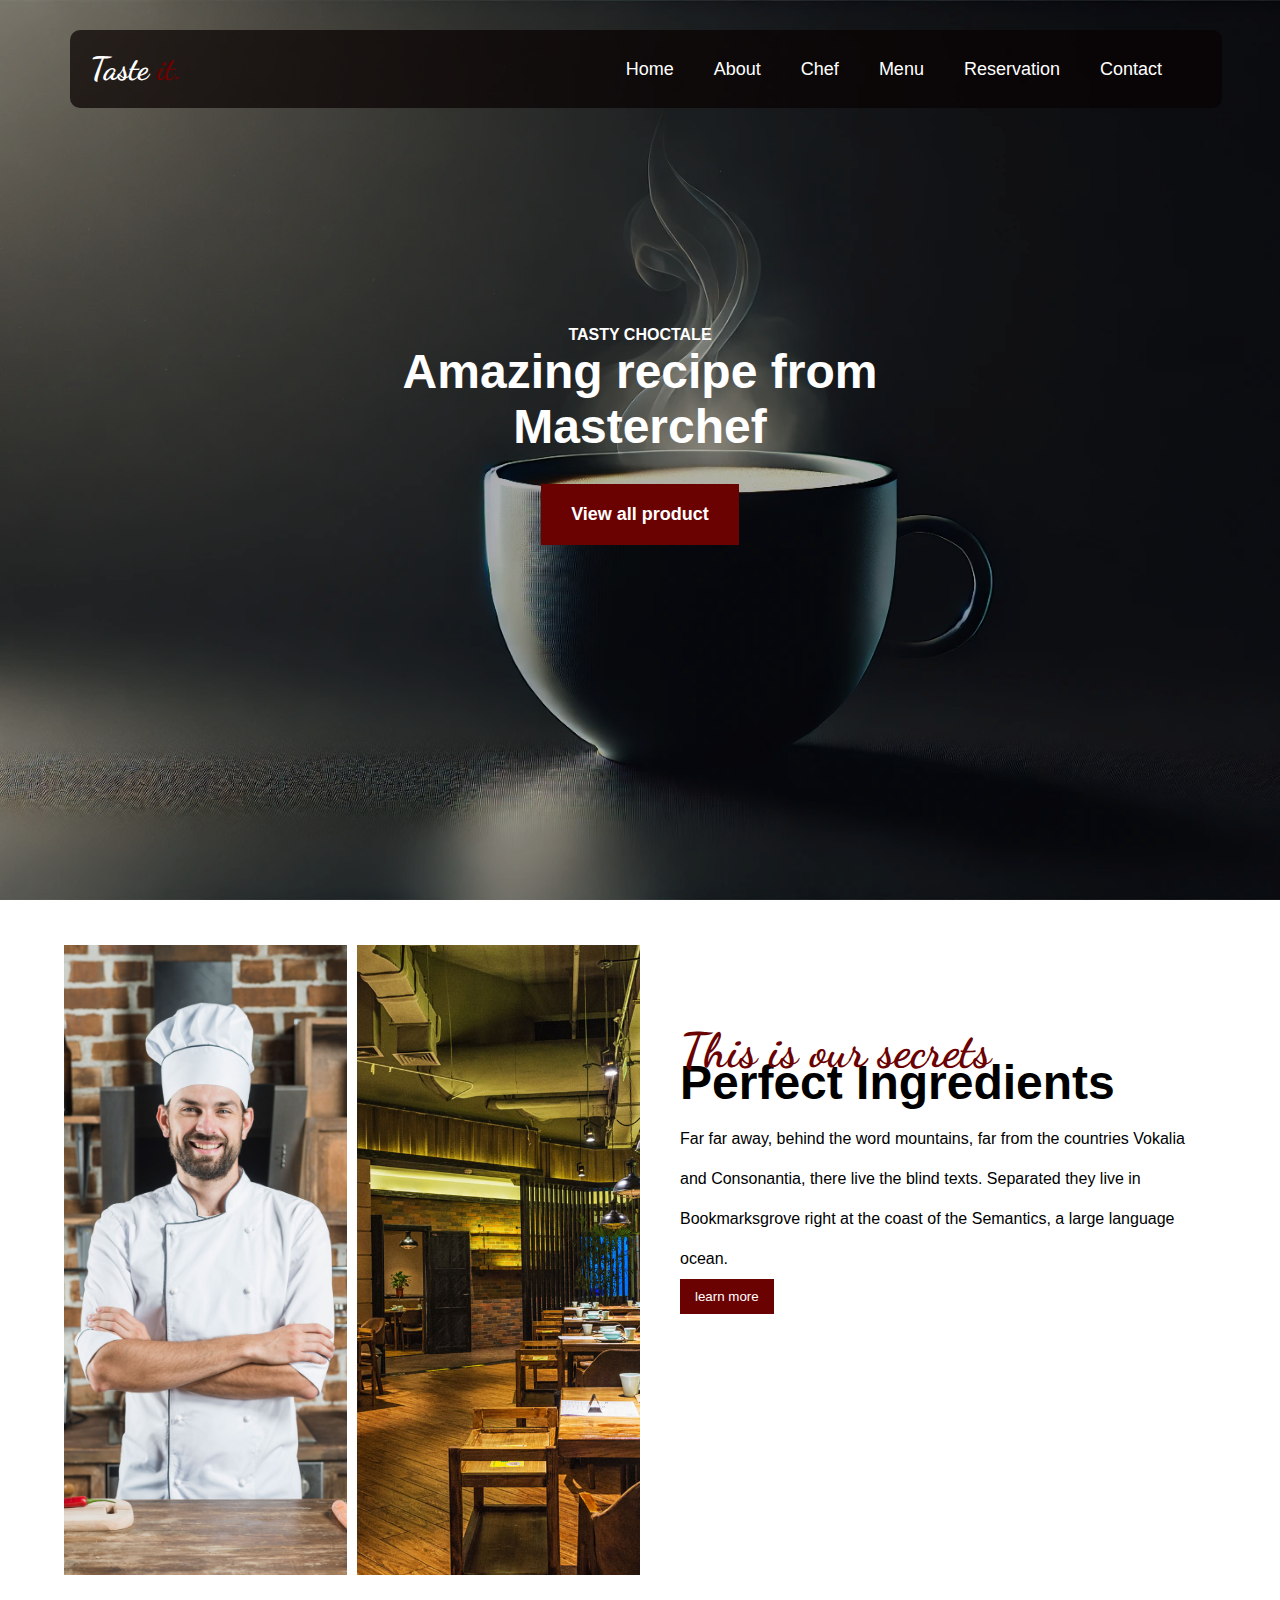
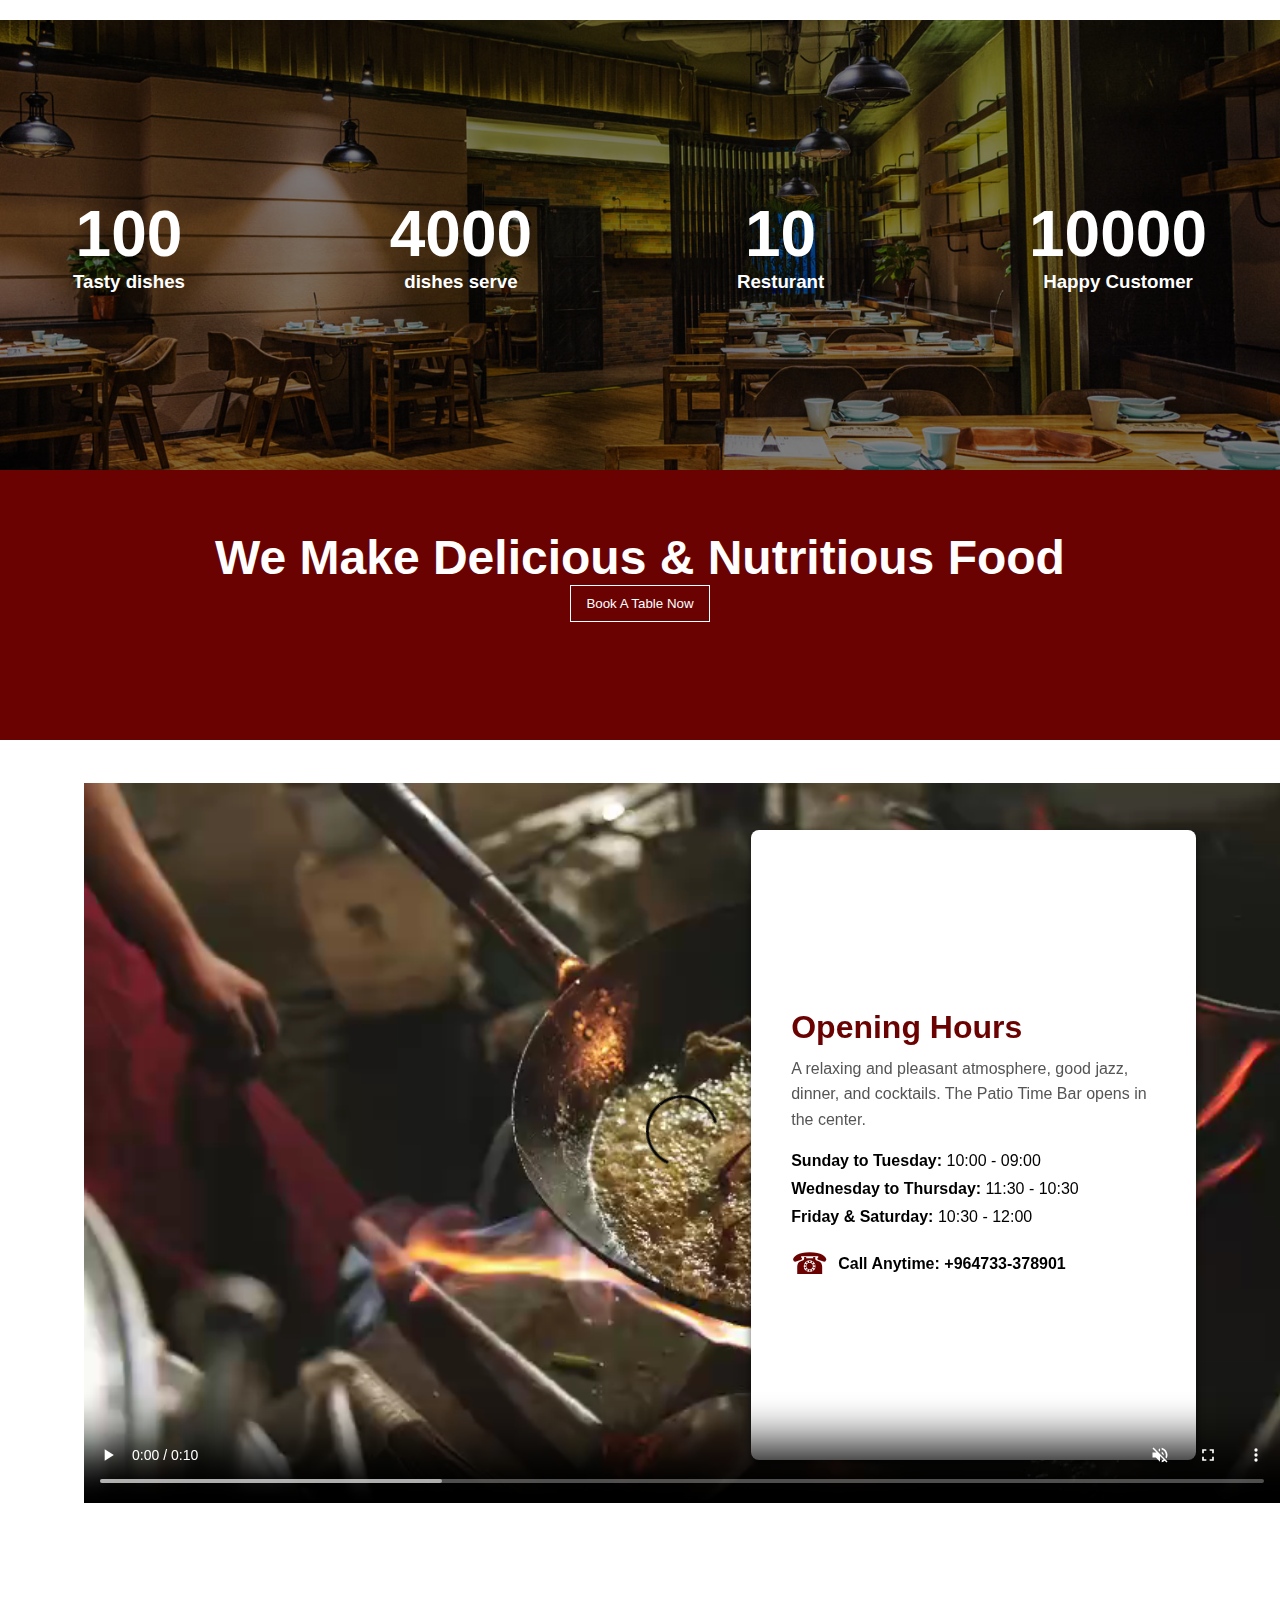
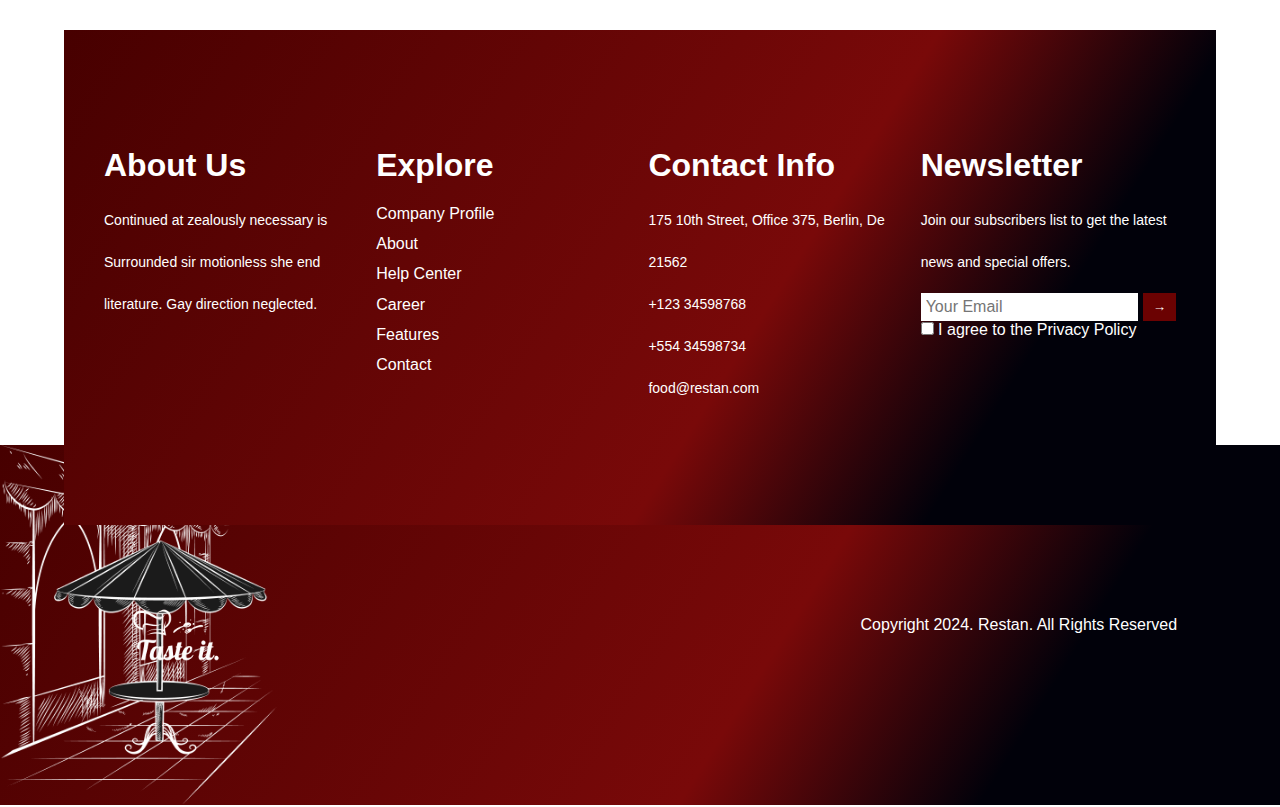
<file: About.html>
<!DOCTYPE html>
<html lang="en">
<head>
    <meta charset="UTF-8">
    <meta name="viewport" content="width=device-width, initial-scale=1.0">
    <link href="https://fonts.googleapis.com/css2?family=Dancing+Script:wght@400;500;600&display=swap" rel="stylesheet">
    <link rel="stylesheet" href="https://cdnjs.cloudflare.com/ajax/libs/font-awesome/6.6.0/css/all.min.css" integrity="sha512-Kc323vGBEqzTmouAECnVceyQqyqdsSiqLQISBL29aUW4U/M7pSPA/gEUZQqv1cwx4OnYxTxve5UMg5GT6L4JJg==" crossorigin="anonymous" referrerpolicy="no-referrer" />
    <link rel="stylesheet" href="assets/css/About.css">
    <title>Document</title>
</head>
<body>
  <!-------- header ------------>
  <header>
    <nav class="nav">
      <input type="checkbox" id="check">
      <label for="check" class="checkbtn">
       <i class="fa-solid fa-bars"></i>
      </label>
      <label class="logo">Taste <span>it.</span></label>
      <ul class="nav-links">
        <!-- home -->
        <li>
          <a href="./index.html">Home </a></li>
        <!-- about -->
        <li><a href="@">About</a>
          <ul class="home">
            <li><a href="./About.html">About</a></li>
            <li><a href="#">Team</a></li>
            <li><a href="#">FAQ</a></li>
          </ul>
        </li>
        <!-- chef -->
        <li><a href="#chef">Chef</a></li>
        <!-- menu -->
        <li><a href="">Menu</a>
            <ul class="home">
              <li><a href="./menu.html">menu1</a></li>
              <li><a href="#">menu2</a></li>
              <li><a href="#">menu3</a></li>
            </ul>
        </li>
        <!-- reservation -->
        <li><a href="./Reservation.html">Reservation</a></li>
        <!-- conttact -->
        <li><a href="./Contact.html">Contact</a></li>
      </ul>
    </nav>
  </header>
  <!-- nav end -->
  <!------- main ------- -->
  <main>
    <!-------- section 1 ------->
      <section>
        <div class="bgImage">
          <div class="overlay"></div>
          <div class="content">
            <div><i class="fa-solid fa-crown"></i></div>
            <h4>TASTY CHOCTALE</h4>
            <h1>Amazing recipe from </h1>
            <h1>Masterchef</h1>
           <div ><button class="View-all">View all product</button>
           </div>
         </div>
      </section>
      <!-- end -->
      <!------- section 2 ------->
      <section>
        <div class="Ingredients">
          <div class="image-1"> </div>
          <div class="image-2"></div>
          <div class="ingredient-content">
             <div class="info">
               <h2>This is our secrets</h2>
               <h1>Perfect Ingredients</h1>
               <p>Far far away, behind the word mountains, far from the countries Vokalia and Consonantia, there live the blind texts. Separated they live in Bookmarksgrove right at the coast of the Semantics, a large language ocean.  </p>
               <button>learn more</button>
              </div>
          </div>
      </div>
      </section>
      <!-- end -->
      <!-------- section3  ----------->
      <section>
        <div class="count-section">
          <div class="counter">
            <div>
              <h1>100</h1>
              <h3> Tasty dishes</h3>
            </div>
            <div>
              <h1>4000</h1>
              <h3> dishes serve</h3>
            </div>
            <div>
              <h1>10</h1>
              <h3> Resturant</h3>
            </div>
            <div>
              <h1>10000</h1>
              <h3> Happy Customer</h3>
            </div>
          </div>
        </div>
      </section>
      <!--------- section 4 ----------->
      <section>
        <div class="booking">
              <div class="food">
                <h1>We Make Delicious & Nutritious Food</h1>
                <button>Book A Table Now</button>
              </div>
       </div>
     </section>
     <!-- end -->
     <!----------- secton 5 --------->
      <section>
        <div class="container">
              <div class="video-section">
                <div class="video-placeholder">
                  <video src="assets/media/WhatsApp Video 2024-12-17 at 3.51.49 AM.mp4" controls autoplay muted   ></video>
                </div>
              </div>
              <div class="info-section">
                <h2>Opening Hours</h2>
                <p>A relaxing and pleasant atmosphere, good jazz, dinner, and cocktails. The Patio Time Bar opens in the center.</p>
                <ul>
                  <li><strong>Sunday to Tuesday:</strong> <span>10:00 - 09:00</span></li>
                  <li><strong>Wednesday to Thursday:</strong> <span>11:30 - 10:30</span></li>
                  <li><strong>Friday & Saturday:</strong> <span>10:30 - 12:00</span></li>
                </ul>
                <div class="contact">
                  <div class="icon">&#9742;</div>
                  <div class="number">Call Anytime: +964733-378901</div>
                </div>
              </div>
        </div>
      </section>
      <!-- end -->
  </main>
  <!---------- footer -------->
  <footer>
    <div>
      <footer class="footer">
           <div class="footer-container">
             <!-- About Us -->
             <div class="footer-section">
               <h3>About Us</h3>
               <p>Continued at zealously necessary is Surrounded sir motionless she end literature. Gay direction neglected.</p>
               <div class="social-icons">
                 <a href="#"><i class="fab fa-facebook-f"></i></a>
                 <a href="#"><i class="fab fa-twitter"></i></a>
                 <a href="#"><i class="fab fa-youtube"></i></a>
                 <a href="#"><i class="fab fa-linkedin-in"></i></a>
               </div>
             </div>
             <!-- Explore -->
             <div class="footer-section ">
               <h3>Explore</h3>
               <ul>
                 <li><a href="#">Company Profile</a></li>
                 <li><a href="#">About</a></li>
                 <li><a href="#">Help Center</a></li>
                 <li><a href="#">Career</a></li>
                 <li><a href="#">Features</a></li>
                 <li><a href="#">Contact</a></li>
               </ul>
             </div>
             <!-- Contact Info -->
             <div class="footer-section ">
               <h3>Contact Info</h3>
               <p><i class="fas fa-map-marker-alt"></i> 175 10th Street, Office 375, Berlin, De 21562</p>
               <p><i class="fas fa-phone"></i> +123 34598768</p>
               <p><i class="fas fa-phone"></i> +554 34598734</p>
               <p><i class="fas fa-envelope"></i> food@restan.com</p>
             </div>
             <!-- Newsletter -->
             <div class="footer-section newsletter">
               <h3>Newsletter</h3>
               <p>Join our subscribers list to get the latest news and special offers.</p>
               <form action="#">
                 <input type="email" placeholder="Your Email">
                 <button type="submit">&#8594;</button>
               </form>
               <label>
                 <input type="checkbox"> I agree to the Privacy Policy
               </label>
             </div>
           </div>
         </footer>
       <div class="bottom-section ">
        <div><img src="assets/media/Taste_it.__2_-removebg-preview.png" alt=""></div>
        <div><p> Copyright 2024. Restan. All Rights Reserved</p></div>
       </div>
    </div>
  </footer>
</body>
</html>
</file>
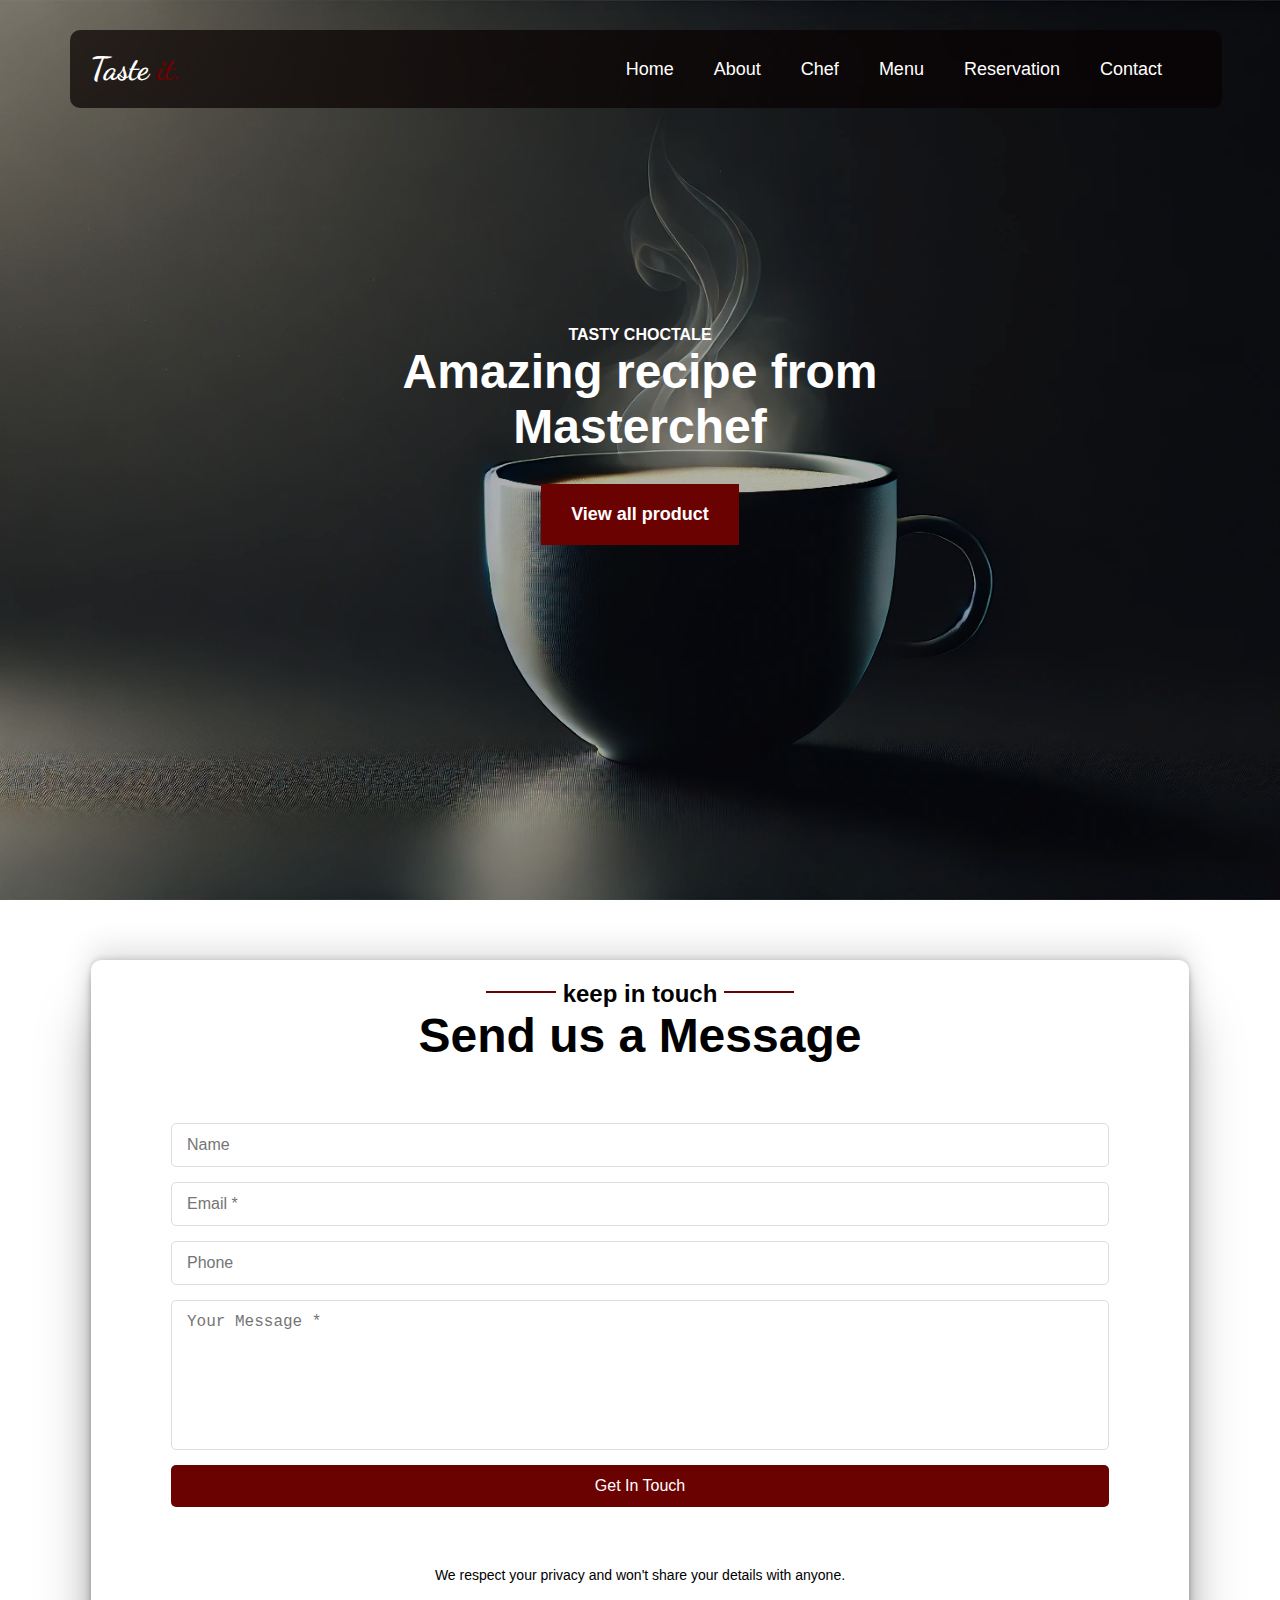
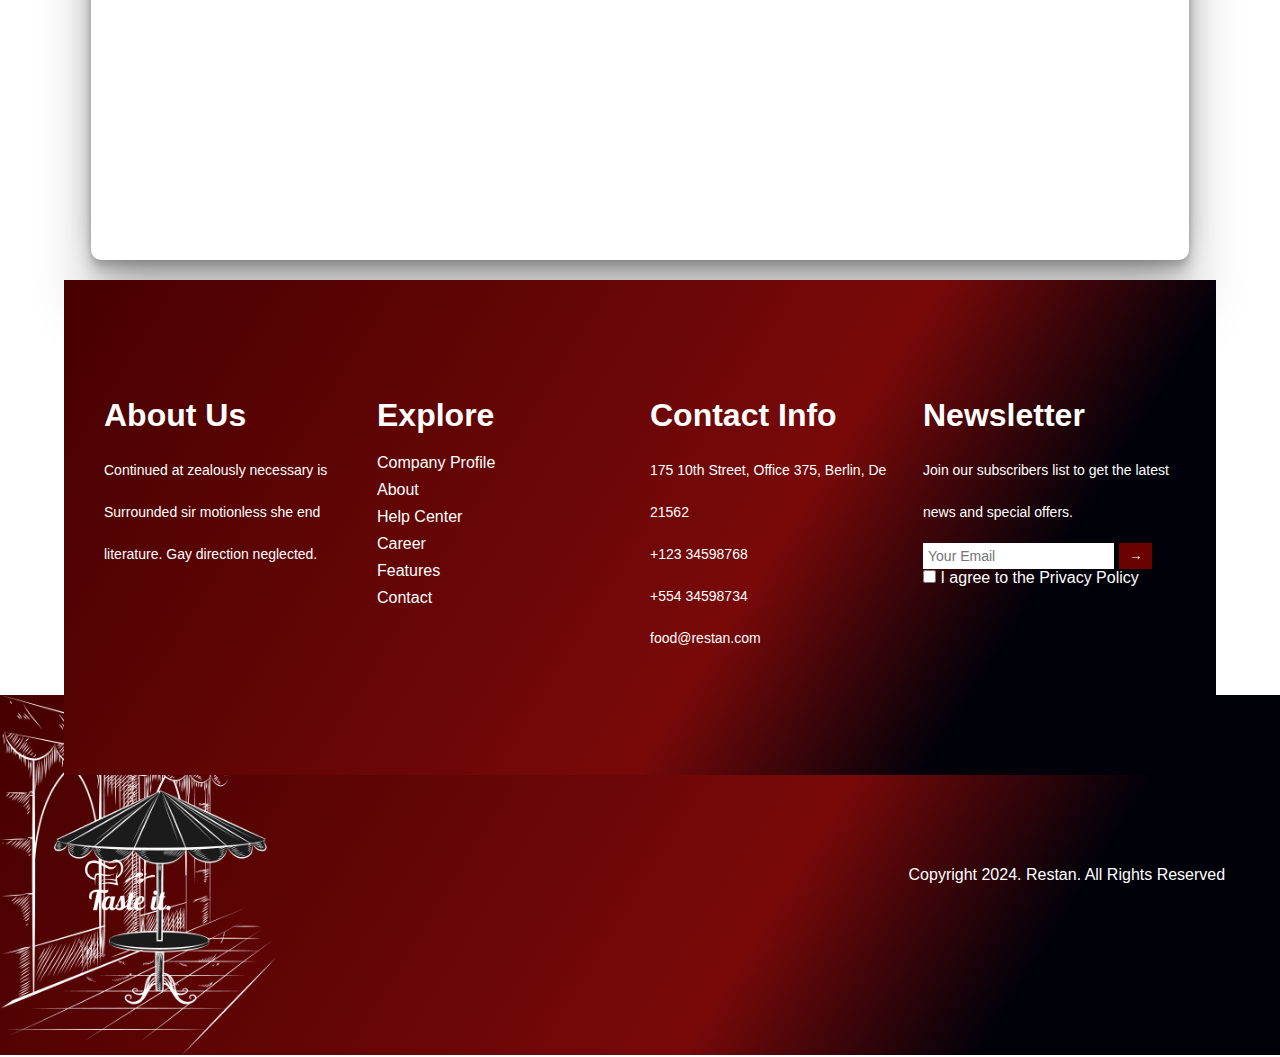
<file: Contact.html>
<!DOCTYPE html>
<html lang="en">
<head>
    <meta charset="UTF-8">
    <meta name="viewport" content="width=device-width, initial-scale=1.0">
    <link rel="stylesheet" href="https://cdnjs.cloudflare.com/ajax/libs/font-awesome/6.6.0/css/all.min.css" integrity="sha512-Kc323vGBEqzTmouAECnVceyQqyqdsSiqLQISBL29aUW4U/M7pSPA/gEUZQqv1cwx4OnYxTxve5UMg5GT6L4JJg==" crossorigin="anonymous" referrerpolicy="no-referrer" />
    <link href="https://fonts.googleapis.com/css2?family=Dancing+Script:wght@400;500;600&display=swap" rel="stylesheet">
    <link rel="stylesheet" href="assets/css/Contact.css">
    <title>Document</title>
</head>
<body>
    <!-- header -->
    <header>
      <nav class="nav">
        <input type="checkbox" id="check">
        <label for="check" class="checkbtn">
         <i class="fa-solid fa-bars"></i>
        </label>
        <label class="logo">Taste <span>it.</span></label>
        <ul class="nav-links">
          <!-- home -->
          <li>
            <a href="./index.html">Home </a></li>
          <!-- about -->
          <li><a href="">About</a>
            <ul class="home">
              <li><a href="./About.html">About</a></li>
              <li><a href="#">Team</a></li>
              <li><a href="#">FAQ</a></li>
            </ul>
          </li>
          <!-- chef -->
          <li><a href="#chef">Chef</a></li>
          <!-- menu -->
          <li><a href="">Menu</a>
              <ul class="home">
                <li><a href="../menu.html">menu1</a></li>
                <li><a href="#">menu2</a></li>
                <li><a href="#">menu3</a></li>
              </ul>
          </li>
          <!-- reservation -->
          <li><a href="./Reservation.html">Reservation</a></li>
          <!-- conttact -->
          <li><a href="./Contact.html">Contact</a></li>
        </ul>
      </nav>
    </header>
    <!----------- main ---------->
   <main>
     <!------- section 1 -------->
      <section>
        <div class="bgImage">
          <div class="overlay"></div>
            <div class="content">
                 <div><i class="fa-solid fa-crown"></i></div>
                 <h4>TASTY CHOCTALE</h4>
                 <h1>Amazing recipe from </h1>
                 <h1>Masterchef</h1>
                <div ><button class="View-all">View all product</button>
            </div>
        </div>
      </section>
      <!-- end -->
      <!---------- section 2 ---->
      <section>
        <div class="contact-container">
          <div class="info">
            <h2>keep in touch</h2>
            <h1>Send us a Message</h1>
           <form action="#" method="POST">
               <input type="text" name="name" placeholder="Name" required>
               <input type="email" name="email" placeholder="Email *" required>
               <input type="tel" name="phone" placeholder="Phone">
               <textarea name="message" placeholder="Your Message *" required></textarea>
               <button type="submit" class="btn">Get In Touch</button>
           </form>
           <p class="note">We respect your privacy and won't share your details with anyone.</p>
          </div>
       </div>
     </section>
     <!-- end -->
    </main>
    <!----------- footer --------->
    <footer>
      <div>
        <footer class="footer">
               <div class="footer-container">
                 <!-- About Us -->
                 <div class="footer-section">
                   <h3>About Us</h3>
                   <p>Continued at zealously necessary is Surrounded sir motionless she end literature. Gay direction neglected.</p>
                   <div class="social-icons">
                     <a href="#"><i class="fab fa-facebook-f"></i></a>
                     <a href="#"><i class="fab fa-twitter"></i></a>
                     <a href="#"><i class="fab fa-youtube"></i></a>
                     <a href="#"><i class="fab fa-linkedin-in"></i></a>
                   </div>
                 </div>
                 <!-- Explore -->
                 <div class="footer-section ">
                   <h3>Explore</h3>
                   <ul>
                     <li><a href="#">Company Profile</a></li>
                     <li><a href="#">About</a></li>
                     <li><a href="#">Help Center</a></li>
                     <li><a href="#">Career</a></li>
                     <li><a href="#">Features</a></li>
                     <li><a href="#">Contact</a></li>
                   </ul>
                 </div>
                 <!-- Contact Info -->
                 <div class="footer-section ">
                   <h3>Contact Info</h3>
                   <p><i class="fas fa-map-marker-alt"></i> 175 10th Street, Office 375, Berlin, De 21562</p>
                   <p><i class="fas fa-phone"></i> +123 34598768</p>
                   <p><i class="fas fa-phone"></i> +554 34598734</p>
                   <p><i class="fas fa-envelope"></i> food@restan.com</p>
                 </div>
                 <!-- Newsletter -->
                 <div class="footer-section newsletter">
                   <h3>Newsletter</h3>
                   <p>Join our subscribers list to get the latest news and special offers.</p>
                   <form action="#">
                     <input type="email" placeholder="Your Email">
                     <button type="submit">&#8594;</button>
                   </form>
                   <label>
                     <input type="checkbox"> I agree to the Privacy Policy
                   </label>
                 </div>
               </div>
             </footer>
           <div class="bottom-section ">
               <div><img src="assets/media/Taste_it.__2_-removebg-preview.png" alt="" ></div>
               <div><p> Copyright 2024. Restan. All Rights Reserved</p></div>
           </div>
        </div>
    </footer>
    <!-- footer end -->
</body>
</html>
</file>
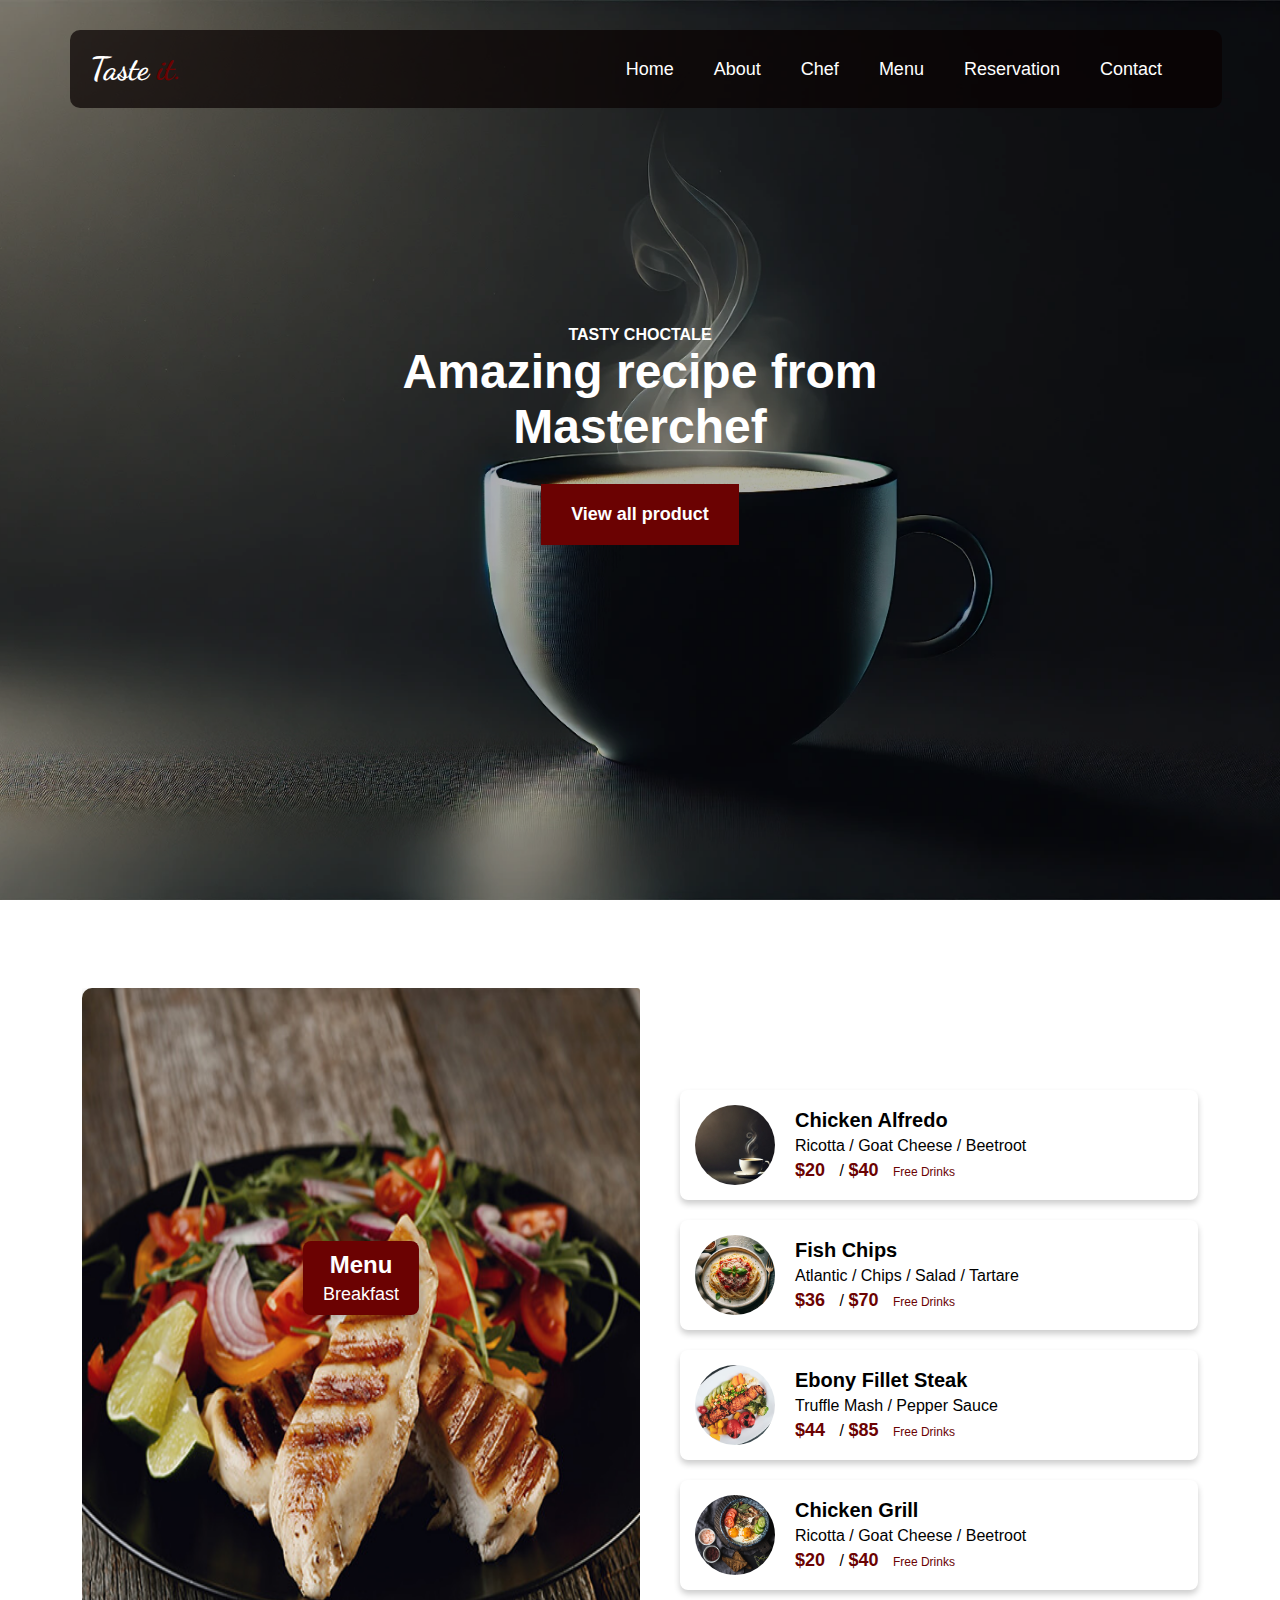
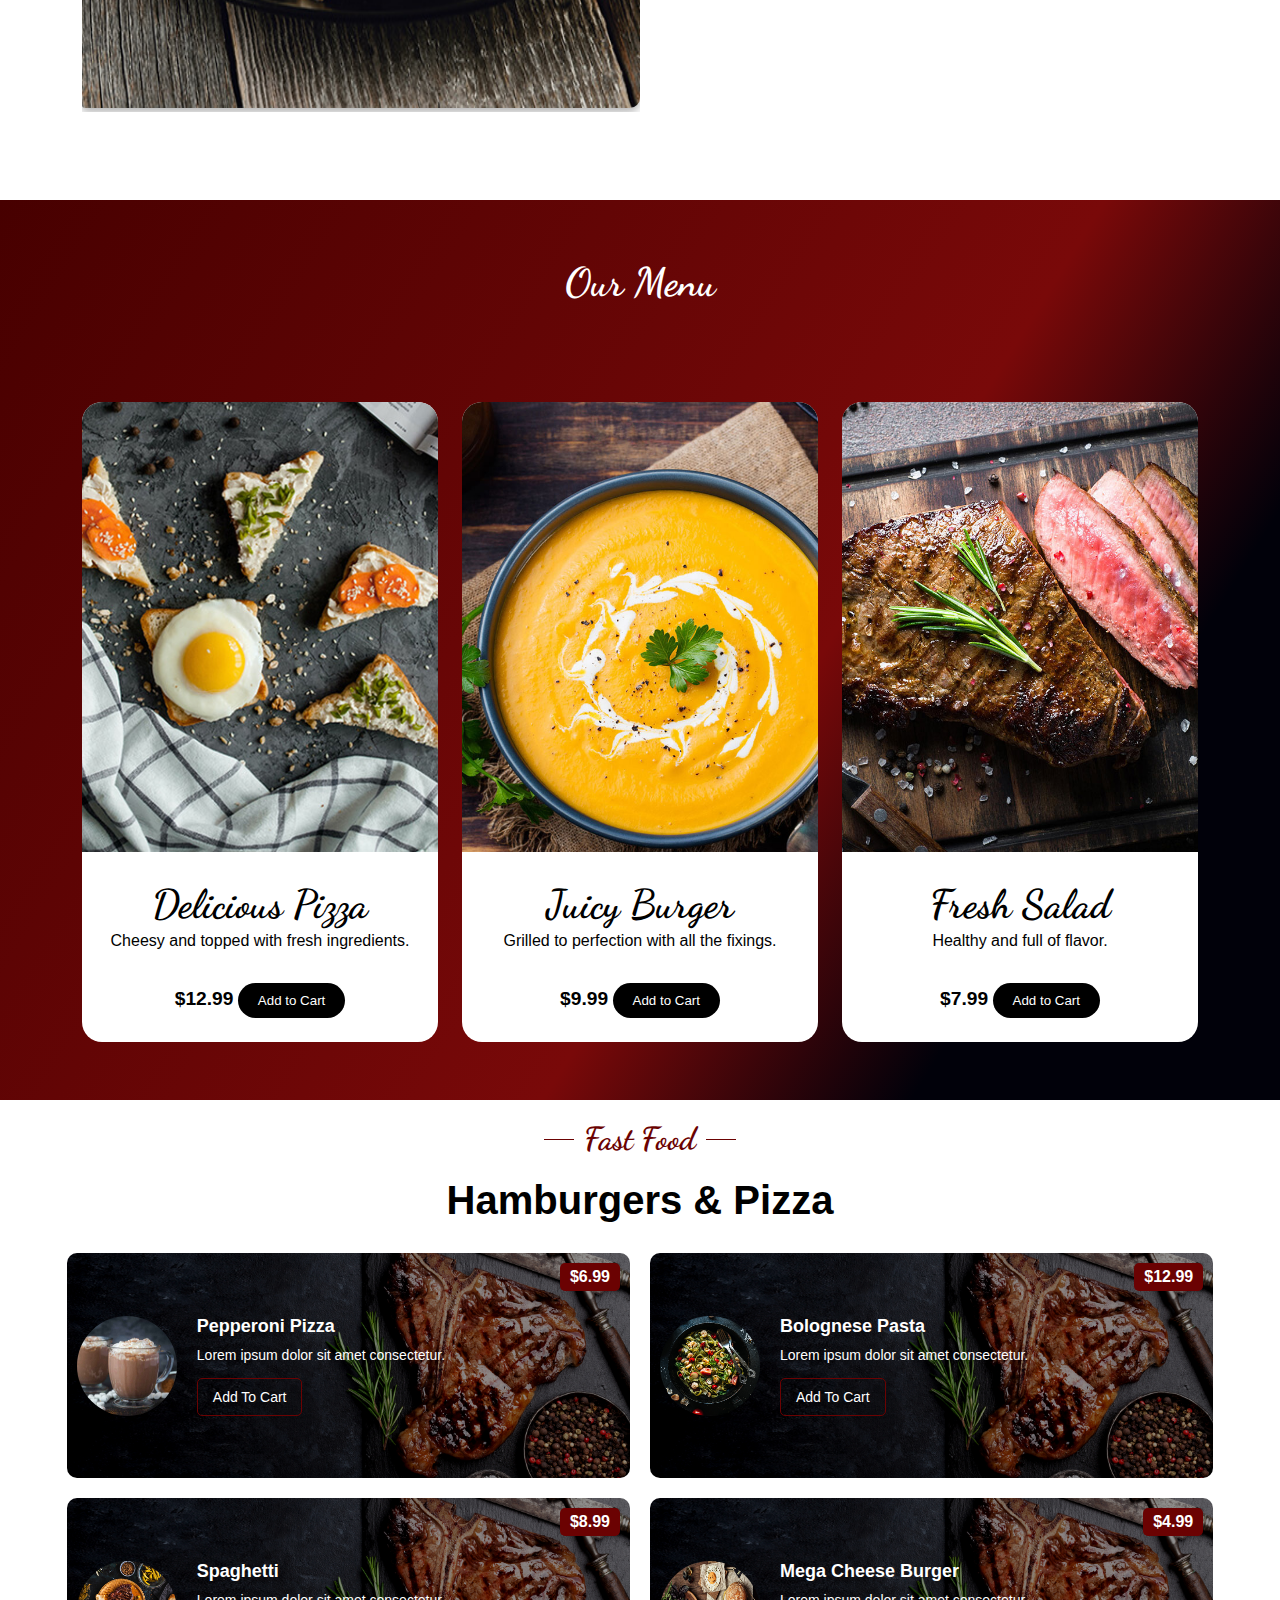
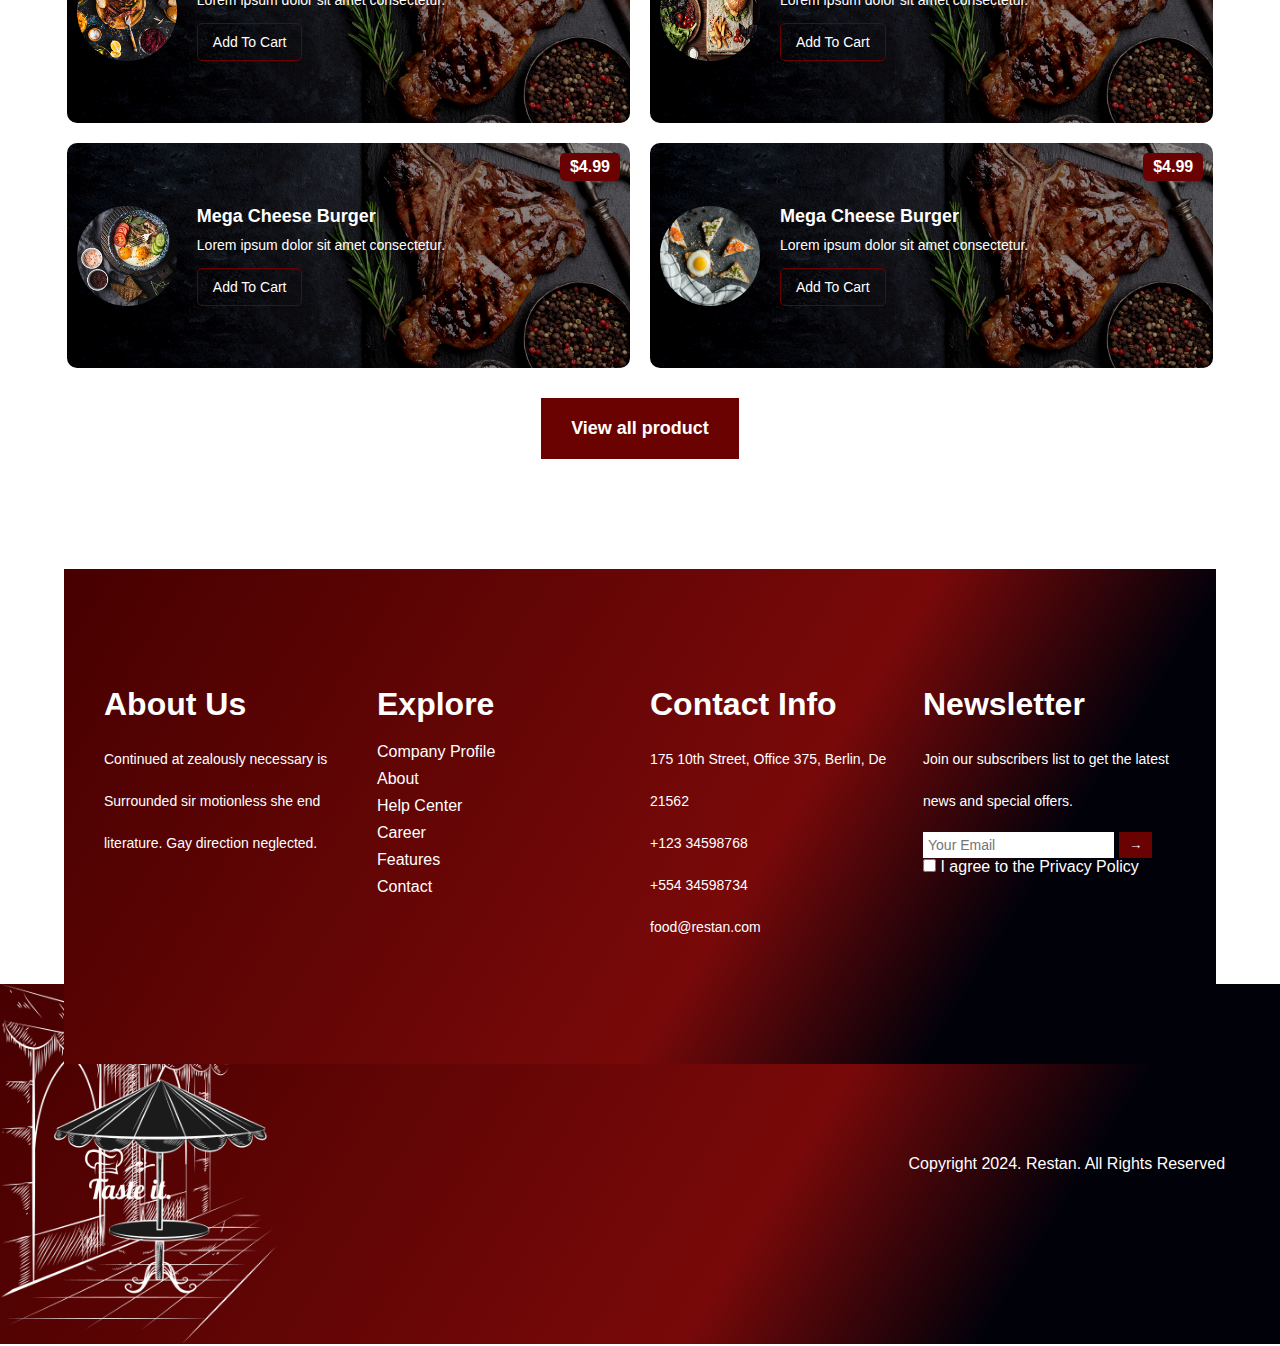
<file: menu.html>
<!DOCTYPE html>
<html lang="en">
<head>
    <meta charset="UTF-8">
    <meta name="viewport" content="width=device-width, initial-scale=1.0">
    <link rel="stylesheet" href="https://cdnjs.cloudflare.com/ajax/libs/font-awesome/6.6.0/css/all.min.css" integrity="sha512-Kc323vGBEqzTmouAECnVceyQqyqdsSiqLQISBL29aUW4U/M7pSPA/gEUZQqv1cwx4OnYxTxve5UMg5GT6L4JJg==" crossorigin="anonymous" referrerpolicy="no-referrer" />
    <link href="https://fonts.googleapis.com/css2?family=Dancing+Script:wght@400;500;600&display=swap" rel="stylesheet">
    <link rel="stylesheet" href="assets/css/menu.css">
    <title>Document</title>
</head>
<body>
        <!-- header -->
        <header>
          <nav class="nav">
            <input type="checkbox" id="check">
            <label for="check" class="checkbtn">
             <i class="fa-solid fa-bars"></i>
            </label>
            <label class="logo">Taste <span>it.</span></label>
            <ul class="nav-links">
              <!-- home -->
              <li>
                <a href="./index.html">Home </a></li>
              <!-- about -->
              <li><a href="">About</a>
                <ul class="home">
                  <li><a href="./About.html">About</a></li>
                  <li><a href="#">Team</a></li>
                  <li><a href="#">FAQ</a></li>
                </ul>
              </li>
              <!-- chef -->
              <li><a href="#chef">Chef</a></li>
              <!-- menu -->
              <li><a href="">Menu</a>
                  <ul class="home">
                    <li><a href="./menu.html">menu1</a></li>
                    <li><a href="#">menu2</a></li>
                    <li><a href="#">menu3</a></li>
                  </ul>
              </li>
              <!-- reservation -->
              <li><a href="./Reservation.html">Reservation</a></li>
              <!-- conttact -->
              <li><a href="./Contact.html">Contact</a></li>
            </ul>
          </nav>
        </header>
       <!-- main -->
        <main>
          <!-- section 1 -->
           <section>
                <div class="bgImage">
                  <div class="overlay"></div>
                  <div class="content">
                      <div><i class="fa-solid fa-crown"></i></div>
                      <h4>TASTY CHOCTALE</h4>
                      <h1>Amazing recipe from </h1>
                      <h1>Masterchef</h1>
                     <div ><button class="View-all">View all product</button>
                   </div>
                 </div>
           </section>
           <!-- secton 2 -->
           <section class="m-section">
            <div class="m-container">
              <div class="menu-image">
                <img src="assets/media/2.jpg" alt="Delicious Breakfast">
                <div class="menu-label">
                  <h2>Menu</h2>
                  <span>Breakfast</span>
                </div>
              </div>
        
              <div class="items">
                <div class="item">
                  <img src="assets/media/4d2dec35-1788-466b-8b5a-a85af0315bb9.webp" alt="Chicken Alfredo">
                  <div class="menu-info">
                    <h3>Chicken Alfredo</h3>
                    <p>Ricotta / Goat Cheese / Beetroot</p>
                    <span class="price">
                      <strong>$20</strong> / <strong>$40</strong>
                    </span>
                    <span class="extras">Free Drinks</span>
                  </div>
                </div>
        
                <div class="item">
                  <img src="assets/media/37b108b9-eab8-4d83-96f5-0b279a812f9a.webp" alt="Fish Chips">
                  <div class="menu-info">
                    <h3>Fish Chips</h3>
                    <p>Atlantic / Chips / Salad / Tartare</p>
                    <span class="price">
                      <strong>$36</strong> / <strong>$70</strong>
                    </span>
                    <span class="extras">Free Drinks</span>
                  </div>
                </div>
        
                <div class="item">
                  <img src="assets/media/6.jpg" alt="Ebony Fillet Steak">
                  <div class="menu-info">
                    <h3>Ebony Fillet Steak</h3>
                    <p>Truffle Mash / Pepper Sauce</p>
                    <span class="price">
                      <strong>$44</strong> / <strong>$85</strong>
                    </span>
                    <span class="extras">Free Drinks</span>
                  </div>
                </div>
        
                <div class="item">
                  <img src="assets/media/4 (2).jpg" alt="Chicken Grill">
                  <div class="menu-info">
                    <h3>Chicken Grill</h3>
                    <p>Ricotta / Goat Cheese / Beetroot</p>
                    <span class="price">
                      <strong>$20</strong> / <strong>$40</strong>
                    </span>
                    <span class="extras">Free Drinks</span>
                  </div>
                </div>
              </div>
            </div>
          </section>


           <!-- 3 -->
            <section>
                <div class="container">
                    <h1>Our Menu</h1>
                    <div class="menu">
                        <div class="menu-item">
                            <img src="assets/media/4.jpg" alt="Menu Item">
                            <div class="menu-item-content">
                                <h3>Delicious Pizza</h3>
                                <p>Cheesy and topped with fresh ingredients.</p>
                                <span class="price">$12.99</span>
                                <button>Add to Cart</button>
                            </div>
                        </div>
                        <div class="menu-item">
                            <img src="assets/media/4 (1).jpg" alt="Menu Item">
                            <div class="menu-item-content">
                                <h3>Juicy Burger</h3>
                                <p>Grilled to perfection with all the fixings.</p>
                                <span class="price">$9.99</span>
                                <button>Add to Cart</button>
                            </div>
                        </div>
                        <div class="menu-item">
                            <img src="assets/media/2 (1).jpg" alt="Menu Item">
                            <div class="menu-item-content">
                                <h3>Fresh Salad</h3>
                                <p>Healthy and full of flavor.</p>
                                <span class="price">$7.99</span>
                                <button>Add to Cart</button>
                            </div>
                        </div>
                    </div>
                </div>
            </section>
            <!-- section 3 -->
            <section class="fast-food">
                <h2>Fast Food</h2>
                 <h3>Hamburgers & Pizza</h3>
                 <div class="food-container">
                     <!-- 1 -->
                     <div class="food-item">
                         <img src="assets/media/desert.jpg" alt=""height="100" width="100">
                         <div class="food-info">
                             <h4>Pepperoni Pizza</h4>
                             <p>Lorem ipsum dolor sit amet consectetur.</p>
                             <button>Add To Cart</button>
                         </div>
                         <span class="price">$6.99</span>
                     </div>
                     <!-- 2 -->
                     <div class="food-item">
                         <img src="assets/media/1 (2).jpg" alt="" height="100" width="100">
                         <div class="food-info">
                             <h4>Bolognese Pasta</h4>
                             <p>Lorem ipsum dolor sit amet consectetur.</p>
                             <button>Add To Cart</button>
                         </div>
                         <span class="price">$12.99</span>
                     </div>
                     <!-- 3 -->
                     <div class="food-item">
                         <img src="assets/media/2 (2).jpg" alt="" height="100" width="100">
                         <div class="food-info">
                             <h4>Spaghetti</h4>
                             <p>Lorem ipsum dolor sit amet consectetur.</p>
                             <button>Add To Cart</button>
                         </div>
                         <span class="price">$8.99</span>
                     </div>
                     <!-- 4 -->
                     <div class="food-item">
                         <img src="assets/media/1.jpg" alt="" height="100" width="100">
                         <div class="food-info">
                             <h4>Mega Cheese Burger</h4>
                             <p>Lorem ipsum dolor sit amet consectetur.</p>
                             <button>Add To Cart</button>
                         </div>
                         <span class="price">$4.99</span>
                     </div>
                     <!-- 5-->
                     <div class="food-item">
                         <img src="assets/media/4 (2).jpg" alt="" height="100" width="100">
                         <div class="food-info">
                             <h4>Mega Cheese Burger</h4>
                             <p>Lorem ipsum dolor sit amet consectetur.</p>
                             <button>Add To Cart</button>
                         </div>
                         <span class="price">$4.99</span>
                     </div>
                     <!-- 6 -->
                     <div class="food-item">
                         <img src="assets/media/4.jpg" alt="" height="100" width="100">
                         <div class="food-info">
                             <h4>Mega Cheese Burger</h4>
                             <p>Lorem ipsum dolor sit amet consectetur.</p>
                             <button>Add To Cart</button>
                         </div>
                         <span class="price">$4.99</span>
                     </div>
                 </div>
                 <div class="btn"><button class="View-all">View all product</button></div>
           </section>
     </main>
     <footer>
        <div>
             <footer class="footer">
               <div class="footer-container">
                 <!-- About Us -->
                 <div class="footer-section">
                   <h3>About Us</h3>
                   <p>Continued at zealously necessary is Surrounded sir motionless she end literature. Gay direction neglected.</p>
                   <div class="social-icons">
                     <a href="#"><i class="fab fa-facebook-f"></i></a>
                     <a href="#"><i class="fab fa-twitter"></i></a>
                     <a href="#"><i class="fab fa-youtube"></i></a>
                     <a href="#"><i class="fab fa-linkedin-in"></i></a>
                   </div>
                 </div>
                 <!-- Explore -->
                 <div class="footer-section ">
                   <h3>Explore</h3>
                   <ul>
                     <li><a href="#">Company Profile</a></li>
                     <li><a href="#">About</a></li>
                     <li><a href="#">Help Center</a></li>
                     <li><a href="#">Career</a></li>
                     <li><a href="#">Features</a></li>
                     <li><a href="#">Contact</a></li>
                   </ul>
                 </div>
                 <!-- Contact Info -->
                 <div class="footer-section ">
                   <h3>Contact Info</h3>
                   <p><i class="fas fa-map-marker-alt"></i> 175 10th Street, Office 375, Berlin, De 21562</p>
                   <p><i class="fas fa-phone"></i> +123 34598768</p>
                   <p><i class="fas fa-phone"></i> +554 34598734</p>
                   <p><i class="fas fa-envelope"></i> food@restan.com</p>
                 </div>
                 <!-- Newsletter -->
                 <div class="footer-section newsletter">
                   <h3>Newsletter</h3>
                   <p>Join our subscribers list to get the latest news and special offers.</p>
                   <form action="#">
                     <input type="email" placeholder="Your Email">
                     <button type="submit">&#8594;</button>
                   </form>
                   <label>
                     <input type="checkbox"> I agree to the Privacy Policy
                   </label>
                 </div>
               </div>
             </footer>
           <div class="bottom-section ">
              <div><img src="assets/media/Taste_it.__2_-removebg-preview.png" alt="" ></div>
               <div><p> Copyright 2024. Restan. All Rights Reserved</p></div>
           </div>
        </div>
      </footer>
</body>
</html>
</file>
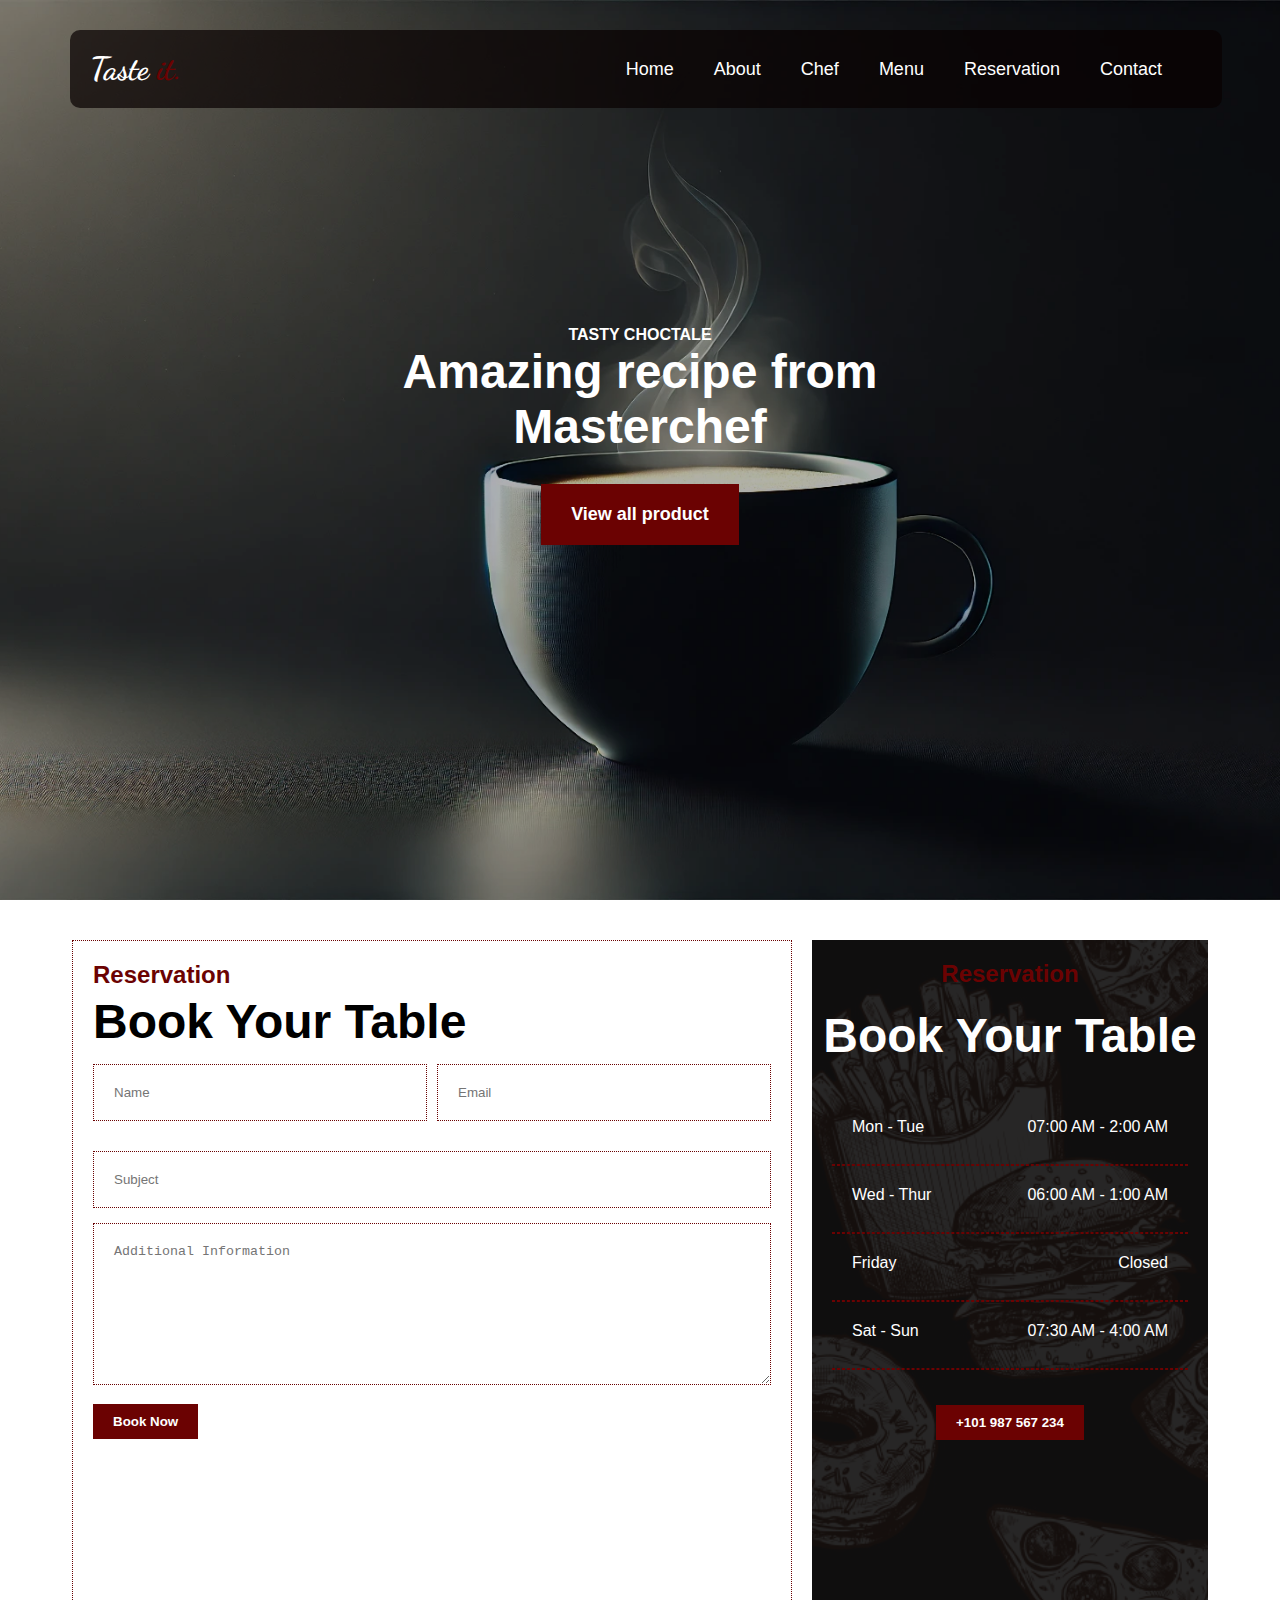
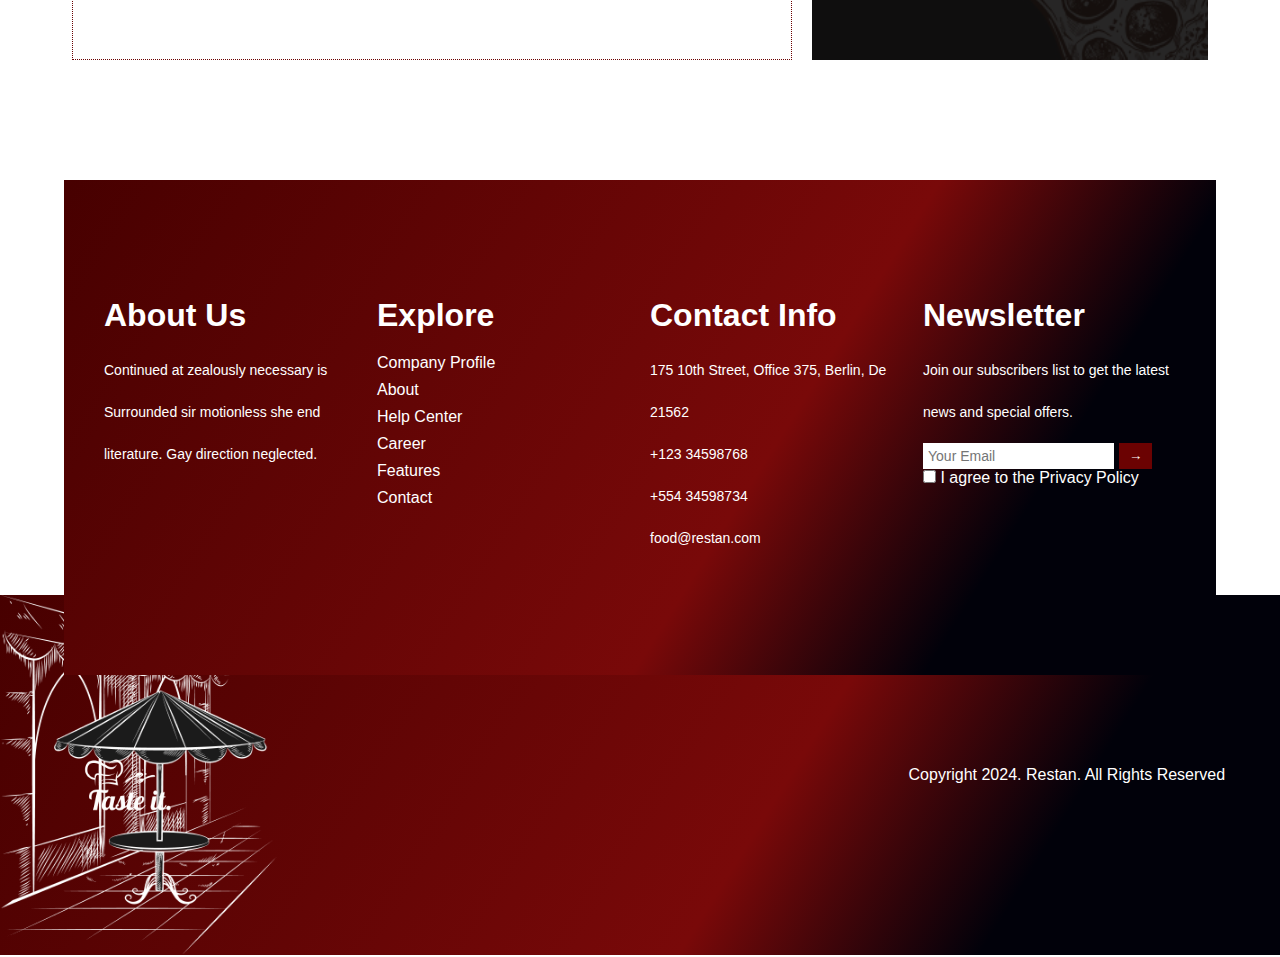
<file: Reservation.html>
<!DOCTYPE html>
<html lang="en">
<head>
    <meta charset="UTF-8">
    <meta name="viewport" content="width=device-width, initial-scale=1.0">
    <link rel="stylesheet" href="https://cdnjs.cloudflare.com/ajax/libs/font-awesome/6.6.0/css/all.min.css" integrity="sha512-Kc323vGBEqzTmouAECnVceyQqyqdsSiqLQISBL29aUW4U/M7pSPA/gEUZQqv1cwx4OnYxTxve5UMg5GT6L4JJg==" crossorigin="anonymous" referrerpolicy="no-referrer" />
    <link href="https://fonts.googleapis.com/css2?family=Dancing+Script:wght@400;500;600&display=swap" rel="stylesheet">
    <link rel="stylesheet" href="assets/css/Reservation.css">
    <title>Document</title>
</head>
<body>
        <!-- header -->
    <header>
      <nav class="nav">
        <input type="checkbox" id="check">
        <label for="check" class="checkbtn">
         <i class="fa-solid fa-bars"></i>
        </label>
        <label class="logo">Taste <span>it.</span></label>
        <ul class="nav-links">
          <!-- home -->
          <li>
            <a href="./index.html">Home </a></li>
          <!-- about -->
          <li><a href="#">About</a>
            <ul class="home">
              <li><a href="./About.html">About</a></li>
              <li><a href="#">Team</a></li>
              <li><a href="#">FAQ</a></li>
            </ul>
          </li>
          <!-- chef -->
          <li><a href="#chef">Chef</a></li>
          <!-- menu -->
          <li><a href="">Menu</a>
              <ul class="home">
                <li><a href="./menu.html">menu1</a></li>
                <li><a href="#">menu2</a></li>
                <li><a href="#">menu3</a></li>
              </ul>
          </li>
          <!-- reservation -->
          <li><a href="./Reservation.html">Reservation</a></li>
          <!-- conttact -->
          <li><a href="./Contact.html">Contact</a></li>
        </ul>
      </nav>
        </header>
    <!-- main -->
    <main>
      <!-- section 1 -->
      <section>
       <div class="bgImage">
         <div class="overlay"></div>
         <div class="content">
             <div><i class="fa-solid fa-crown"></i></div>
             <h4>TASTY CHOCTALE</h4>
             <h1>Amazing recipe from </h1>
             <h1>Masterchef</h1>
            <div ><button class="View-all">View all product</button>
          </div>
        </div>
      </section>
      <section>
        <div class="reservation">
            <div class="reservation-form">
                <h2>Reservation</h2>
                <h3>Book Your Table</h3>
                <form>
                    <div class="form-group">
                        <input type="text" placeholder="Name" required>
                        <input type="Email," placeholder="Email" required>
                    </div>
                    <input type="text" placeholder="Subject" required>
                    <textarea placeholder="Additional Information " rows="8"></textarea>
                    <button type="submit" class="book-now">Book Now</button>
                </form>
            </div>
    
            <div class="reservation-details">
               <div class="opacity">
                   <h2>Reservation</h2>
                   <h3>Book Your Table</h3>
                   <ul>
                       <li>Mon - Tue <span>07:00 AM - 2:00 AM</li> <hr>
                       <li>Wed - Thur <span>06:00 AM - 1:00 AM</span></li> <hr>
                       <li>Friday <span>Closed</span></li> <hr>
                       <li>Sat - Sun <span>07:30 AM - 4:00 AM</span></li> <hr>
                   </ul> 
                   <button class="contact-number">+101 987 567 234</button>
               </div>
            </div>
        </div>
    </section>
  </main>
  <footer>
    <div>
         <footer class="footer">
           <div class="footer-container">
             <!-- About Us -->
             <div class="footer-section">
               <h3>About Us</h3>
               <p>Continued at zealously necessary is Surrounded sir motionless she end literature. Gay direction neglected.</p>
               <div class="social-icons">
                 <a href="#"><i class="fab fa-facebook-f"></i></a>
                 <a href="#"><i class="fab fa-twitter"></i></a>
                 <a href="#"><i class="fab fa-youtube"></i></a>
                 <a href="#"><i class="fab fa-linkedin-in"></i></a>
               </div>
             </div>
             <!-- Explore -->
             <div class="footer-section ">
               <h3>Explore</h3>
               <ul>
                 <li><a href="#">Company Profile</a></li>
                 <li><a href="#">About</a></li>
                 <li><a href="#">Help Center</a></li>
                 <li><a href="#">Career</a></li>
                 <li><a href="#">Features</a></li>
                 <li><a href="#">Contact</a></li>
               </ul>
             </div>
             <!-- Contact Info -->
             <div class="footer-section ">
               <h3>Contact Info</h3>
               <p><i class="fas fa-map-marker-alt"></i> 175 10th Street, Office 375, Berlin, De 21562</p>
               <p><i class="fas fa-phone"></i> +123 34598768</p>
               <p><i class="fas fa-phone"></i> +554 34598734</p>
               <p><i class="fas fa-envelope"></i> food@restan.com</p>
             </div>
             <!-- Newsletter -->
             <div class="footer-section newsletter">
               <h3>Newsletter</h3>
               <p>Join our subscribers list to get the latest news and special offers.</p>
               <form action="#">
                 <input type="email" placeholder="Your Email">
                 <button type="submit">&#8594;</button>
               </form>
               <label>
                 <input type="checkbox"> I agree to the Privacy Policy
               </label>
             </div>
           </div>
         </footer>
       <div class="bottom-section ">
           <div><img src="assets/media/Taste_it.__2_-removebg-preview.png" alt="" ></div>
           <div><p> Copyright 2024. Restan. All Rights Reserved</p></div>
       </div>
    </div>
  </footer>
</body>
</html>
</file>
<file: assets/css/About.css>
* {
    margin: 0;
    padding: 0;
    box-sizing: border-box;
}
:root{
  --primary:#6b0202;
  --secondary:black;
  --teritary:white;
  --background-gradient: linear-gradient(302deg, rgb(1, 1, 10) 20%, rgba(121,9,9,1) 40%, rgb(71, 0, 0) 100%);
  --fontfamily:'Dancing Script', cursive;
  --border-radius: 20px;
  }
  /* scrollbar */
::-webkit-scrollbar{
  width: 10px;
}
::-webkit-scrollbar-thumb{
  border-radius: 10px;
  background-color: #6b0202;
}
  body {
    font-family: Arial, sans-serif;
  }
  header {
    background-color: rgba(8, 2, 2, 0.7); 
    padding: 20px;
    box-sizing: border-box;
    position: absolute; 
    border-radius: 10px;
    left: 70px;
    top: 30px; 
    width: 90%; 
    z-index: 3; 
  }
  nav {
    display: flex;
    justify-content: space-between;
    align-items: center;
    position: relative;
  }
  .logo  {
    color: var(--teritary);
    font-size: 2rem;
    font-weight: bold;
    font-family: var(--fontfamily);
  }
  .logo span{
    color: var(--primary);
  }
  nav ul {
    display: flex;
    list-style-type: none;
  }
  nav ul li {
    margin-right: 40px;
  }
  nav ul li a {
    color: var(--teritary);
    text-decoration: none;
    font-size: 18px;
  }
  nav ul li a:hover {
    color: var(--primary);
    transition: all 0.5s ease-in-out;
  }
  /* submenu */
  .home {
    display: none;
    list-style: none;
    background-color: rgb(11, 10, 10,0.9);
    position: absolute;
    top: 25px;
    padding: 10px;
    border: 1px solid red;
    border-radius : 10px;
    transition: opacity 0.3s ease, transform 0.3s ease;
    animation: slideInLeft 0.5s ease forwards; 
  }
  .home li {
    padding: 10px;
  }
  .home li a {
    color: var(--teritary);
    padding: 10px;
    text-decoration: none;
    text-align: center;
    transition: background-color 0.3s ease, transform 0.3s ease;
  }
  .home li a:hover{
    color: var(--primary);
  }
  .nav-links li:hover  .home {
    display: block;
    transform: scale(1.05);
  }
  @keyframes slideInLeft {
    0% {
      transform: translateX(-100%); 
    }
    100% {
      transform: translateX(0); 
    }
  }
  .checkbtn {
    display: none;
    color: var(--teritary);
    font-size: 28px;
    cursor: pointer;
  }
  #check {
    display: none;
  }
  /* section1 */
  .bgImage{
    width: 100%;
    height: 100vh;
    background-image: url(../media/588d82a6-d433-42ee-814f-e0bc2650702a.webp);
    background-repeat: no-repeat;
    background-position: center;
    background-size: cover;
    animation: bgchange 20s linear infinite;
  }
  /* keyframes  of bg */
  @keyframes bgchange{
    0%{
      background-image: url(../media/588d82a6-d433-42ee-814f-e0bc2650702a.webp);
    }
    20%{
      background-image: url(../media/4d2dec35-1788-466b-8b5a-a85af0315bb9.webp);
  
    }
    35%{
      background-image: url(../media/1.jpg);
  
    }
    50%{
      background-image: url(../media/4d2dec35-1788-466b-8b5a-a85af0315bb9.webp);
    }
    75%{
      background-image: url(../media/1.jpg);
    }
    95%{
      background-image: url(../media/1.jpg);
    }
  }
  /* overlay */
  .overlay{
    position: absolute;
    width: 100%;
    height: 100%;
    top: 0px;
    left: 0px;
    background-color: rgb(0, 0, 0,0.3);
  }
  /* content */
  .content{
    position: relative;
    width: 100%;
    height: 100vh;
    color: var(--teritary);
    display: flex;
    justify-content: center;
    align-items: center;
    flex-direction: column;
  }
  .content h1{
    font-size: 3rem;
  }
  .content i{
    font-size: 2rem;
    color: var(--primary);}
  /* button of section 1 */
  .View-all {
    padding: 20px 30px;
    font-size: 18px;
    font-weight: bold;
    color: var(--teritary);
    margin: 30px 10px ;
    background: var(--primary);
    border: none;
    cursor: pointer;
    overflow: hidden;
    transition: ease-out 0.7s ;
    box-shadow: inset 0 0 0 0 var(--teritary);
  }
  /* Hover effect */
  .View-all:hover {
  box-shadow: inset  300px 0 0 0 var(--teritary);
  color: var(--primary);
  }
  /* section 2 */
  .Ingredients {
    height: 80vh;
    width: 90%;
    margin: auto;
    display: grid;
    grid-template-columns: 1fr 1fr 2fr;
    place-content: center;
    gap: 10px;
}

.image-1 {
    height: 70vh;
    width: 100%;
    background-image: url(../media/bg_6.jpg);
    background-position: center;
    background-repeat: no-repeat;
    background-size: cover;
}

.image-2 {
    height: 70vh;
    width: 100%;
    background-image: url(../media/bg_4.jpg);
    background-position: center;
    background-repeat: no-repeat;
    background-size: cover;
}
.info {
  padding: 30px;
  line-height: 1.5;
}
.info p {
  line-height: 2.5;
  letter-spacing: 1;
}
.info h1 {
  font-size: 3rem;
  font-family: 'Franklin Gothic Medium', 'Arial Narrow', Arial, sans-serif;
}
.info h2 {
  font-size: 3rem;
  color: var(--primary);
  position: relative;
  font-family: 'Dancing Script', cursive;
  top: 40px;
}
.info button {
  background-color: var(--primary);
  padding: 10px 15px;
  border: none;
  color: var(--teritary);
}
/* section 3 */
.count-section{
   height: 50vh;
   background-image: url(../media/bg_4.jpg);
   background-position: center;
   background-repeat: no-repeat;
   background-size: cover;    
   text-align: center;
   align-items: center;
 }
.counter{
   height: 50vh;
   background: rgba(0, 0, 0, 0.5); 
   display:flex;
   justify-content: center;
   color: var(--teritary);
   align-items:center;
   gap:16%;
  }
.counter h1{
 font-size: 4rem;
}
/* section 4 */
.booking{
  height: 30vh;
  background-color: var(--primary);
  color: var(--teritary);
  text-align: center;
  align-items: center;
}
.booking .food{
  padding: 60px;
  box-sizing: border-box;
  font-size: 1.5rem;
}
.booking button{
  background: transparent;
  border: 1px solid var(--teritary);
  color: var(--teritary);
  padding: 10px 15px;
}
.booking button:hover{
  color: var(--primary);
  background-color: var(--teritary);
  transition:  all ease-in-out ;
}
/* section 5 */
/* General Styles */
.container {
  height: 90vh;
  width: 90%;
  margin: auto;
  display: flex;
  align-items:center;
  justify-content: space-between;
  padding: 20px;
  flex-wrap: wrap; 

}
.video-section {
 width: 60%;
  flex: 1;
}
.video-placeholder video {
  height: 80vh;
  /* width:100%; */
  object-fit: cover;

}
.info-section {
  flex: 1;
  height: 70vh;
  padding: 40px;
  box-sizing: border-box;
  background-color: #fff;
  box-shadow: 0 4px 8px rgba(0, 0, 0, 0.6);
  border-radius: 8px;
 align-content: center;
 
}
.info-section h2 {
  margin: 0 0 10px;
  font-size: 2rem;
  color: var(--primary);
}
.info-section p {
  margin: 0 0 20px;
  color: #555;
  line-height: 1.6;
}
.info-section ul {
  list-style: none;
  padding: 0;
  margin: 0 0 20px;
}
.info-section ul li {
  margin-bottom: 10px;
  font-size: 16px;
}
.info-section ul li strong {
  font-weight: bold;
}
.contact {
  display: flex;
  align-items: center;
}
.contact .icon {
  font-size: 30px;
  color: var(--primary);
  margin-right: 10px;
}
.contact .number {
  font-size: 16px;
  font-weight: bold;
}


/* footer */
.footer {
  height: 55vh;
  width: 90%;
  margin: auto;
 background-image:var(--background-gradient);
 position: relative;
 top: 80px;
 z-index: 2;
 display: flex;
 align-items: center;
 padding: 40px;
 box-sizing: border-box;
 color: var(--teritary);
}
.footer-container {
  display: flex;
  flex-wrap: wrap;
  justify-content: space-between;
  gap: 20px;
}
.footer-section {
  flex: 1;
}
.footer-section h3 {
  font-size: 2rem;
  margin-bottom: 15px;
}
.footer-section p{
  font-size: 14px;
  line-height: 3;
}
.footer-section ul ,a{
  line-height: 1.9;
  list-style: none;
  padding: 0;
  text-decoration: none;
  color: var(--teritary);
}
.footer-section ul li a:hover {
  text-decoration: underline;
}
.social-icons a {
 padding: 8px;
  font-size: 28px;
  color: #fff;
}
.social-icons a:hover {
  color: var(--primary);
}
.newsletter form {
  display: flex;
  gap: 5px;
  margin-top: 10px;
}
.newsletter input {
  padding: 5px;
  font-size: 16px;
  border: none;
  outline: none;
  
}
.newsletter button {
  background-color: var(--primary);
  border: none;
  color: #fff;
  padding: 5px 10px;
  cursor: pointer;
}
.newsletter button:hover {
  background-color:rgb(214, 118, 118) ;
}
.newsletter label{
  padding: px;
}
.bottom-section{
  height: 40vh;
  width: 100%;
  background-image:url(../media/9\ \(1\).png),var(--background-gradient);
  background-repeat: no-repeat;
  background-size: contain;
  position: relative;
  z-index: 1;
  display: flex;
  justify-content: space-around;
  align-items: center;
  color: var(--teritary);
  gap: 15%;
}
.bottom-section img{
  height: 40vh;
  width: 50%;
  object-fit: contain;
}
  /* responsiveness */
 @media (max-width:1024px) {
    /* section 2 */
  .Ingredients {
    height: auto;
    grid-template-columns: 1fr 1fr;
    gap: 15px;
  }
  .image-1, .image-2 {
   margin: 10px;
   box-sizing: border-box;
    height: 100vh;
  }
  .info h1, .info h2 {
   font-size: 2.5rem;
  }
  .info p {
   line-height: 2;
  }
  /* section 5 */
  .container {
    flex-direction: column;
    height: auto;
  }
  .video-section,
  .info-section {
    width: 100%;
    height: auto;
    margin-bottom: 20px;
  }
  .video-placeholder video {
    height: 80vh;
    width:100%;
    object-fit: cover;
  
  }
    /* footer */
 .footer {
  height: auto;
 }
.social-icons {
     justify-content: center;
 }
.bottom-section {
     flex-direction: column;
     gap: 20px;
 }
.footer-section h3 {
   font-size: 1.5rem;
}
.footer-section p {
   font-size: 12px;
   line-height: 2;
}
.footer-section ul, a {
 line-height: 1.5;
}
/*bottom section */
.bottom-section{

display: grid;
grid-template-columns: 1fr 1fr;
place-items: center;
}
.bottom-section img{
  object-fit: contain;
}
.bottom-section p{
 font-size: 16px;
}
 
}
@media (max-width:768px) {
 /* navbar style */
 header {
   padding: 10px;
   border-radius: 0%;
   position: fixed; 
   top: 0px; 
   left: 0;
   width: 100%; 
   z-index: 3; 
  }
  nav {
    flex-direction: row-reverse; 
    justify-content: space-between; 
  }
  .checkbtn {
   display: block;
  }
 nav ul {
    display: none;
    width: 100%;
    flex-direction: column;
    align-items: center;
    padding: 10px;
    background-color:var(--teritary); 
    position: absolute; 
    top: 50px; 
    left: 0;
    right: 0;
  }
  #check:checked ~ ul {
      display: flex;
  }
  nav  ul li {
   margin: 10px 0;
    text-align: center;
  }
  nav ul li a {
   font-size: 20px;
   color: var(--secondary);
  }
   /* section 2 */
  .Ingredients {
   grid-template-columns: 1fr;
  }
  .info {
    padding: 20px;
    font-size: 14px;
  }
  .info h2{
    top: 30px;
  }
  .info h1 {
    font-size: 2rem;
  }
  .info p {
   line-height: 1.8;
  }
  /* section 3 */
  .count-section{
   height: auto;
  }
 .counter{
    height: auto;
   flex-direction:column;
   gap:30px;
   padding:20px;
 }
 /* section 5 */


.info-section h2 {
  font-size: 20px;
}

.info-section p,
.info-section ul li {
  font-size: 14px;
}

.contact .icon {
  font-size: 24px;
}

.contact .number {
  font-size: 14px;
}
     /* footer */
     .footer {
      padding: 20px;
    }
    .footer-section h3 {
      font-size: 1.2rem;
    }
    .footer-section p {
      font-size: 10px;
    }
    .footer-section ul, a {
    font-size: 12px;
      }
    .social-icons a {
    font-size: 15px;
    }
    .newsletter input {
      padding: 5px;
      font-size: 12px;
    }
    .newsletter button {
      padding: 5px;
      font-size: 12px;
    }
 }
@media (max-width:426px) {
  /* section 1  */
 .content h1{
  font-size: 2rem;
 }

  .info h2{
   top: 20px;
    font-size: 1.5rem;
  }
  /* section 2 */
  .info h1 {
    font-size: 1.5rem;
  }
  .info p {
   line-height: 1.5;
   letter-spacing: 0.5;
  }
  .info button {
    padding: 8px 10px;
  }
  /* section 4 */
  .food h1{ 
    font-size:20px;
  }
  /* section 5 */
  .video-section {
    height: 200px; /* Further reduce video height */
  }

  .info-section h2 {
    font-size: 18px;
  }

  .info-section p,
  .info-section ul li {
    font-size: 12px;
  }

  .contact .icon {
    font-size: 20px;
  }

  .contact .number {
    font-size: 12px;
  }
  /* footer */
  .footer {
    width: 100%;
   position: relative;
   top: 0;
   align-items: center;
   padding: 30px;
   box-sizing: border-box;
  }
   .footer-container{
    flex-direction: column;
   }
   .bottom-section{
    height: 10vh;
    grid-template-columns: 1fr;
    background-image: var(--background-gradient);
   }
   .bottom-section img{
   display: none;
   }
 .bottom-section p{
   font-size: 14px;
 }
}
@media (max-width: 480px) {
  
}
</file>
<file: assets/css/Contact.css>
* {
    margin: 0;
    padding: 0;
    box-sizing: border-box;
  }
  /*r oot variable */
  :root{
    --primary:#6b0202;
    --secondary:black;
    --teritary:white;
    --background-gradient: linear-gradient(302deg, rgb(1, 1, 10) 20%, rgba(121,9,9,1) 40%, rgb(71, 0, 0) 100%);
    --fontfamily:'Dancing Script', cursive;
    --border-radius: 20px;
}
/* scrollbar */
::-webkit-scrollbar{
  width: 10px;
}
::-webkit-scrollbar-thumb{
  border-radius: 10px;
  background-color: #6b0202;
}
body {
    font-family: Arial, sans-serif;
    }
  header {
    background-color: rgba(8, 2, 2, 0.7); 
    padding: 20px;
    box-sizing: border-box;
    position: absolute; 
    border-radius: 10px;
    left: 70px;
    top: 30px; 
    width: 90%; 
    z-index: 1; 
  }
  nav {
    display: flex;
    justify-content: space-between;
    align-items: center;
    position: relative;
  }
  .logo  {
    color: var(--teritary);
    font-size: 2rem;
    font-weight: bold;
    font-family: var(--fontfamily);
  }
  .logo span{
    color: var(--primary);
  }
  nav ul {
    display: flex;
    list-style-type: none;
  }
  nav ul li {
    margin-right: 40px;
  }
  nav ul li a {
    color: var(--teritary);
    text-decoration: none;
    font-size: 18px;
  }
  nav ul li a:hover {
    color: var(--primary);
    transition: all 0.5s ease-in-out;
  }
  /* submenu */
  .home {
    display: none;
    list-style: none;
    background-color: rgb(11, 10, 10,0.9);
    position: absolute;
    top: 25px;
    padding: 10px;
    border: 1px solid red;
    border-radius : 10px;
    transition: opacity 0.3s ease, transform 0.3s ease;
    animation: slideInLeft 0.5s ease forwards; 
  }
  .home li {
    padding: 10px;
  }
  .home li a {
    color: var(--teritary);
    padding: 10px;
    text-decoration: none;
    text-align: center;
    transition: background-color 0.3s ease, transform 0.3s ease;
  }
  .home li a:hover{
    color: var(--primary);
  }
  .nav-links li:hover  .home {
    display: block;
    transform: scale(1.05);
  }
  @keyframes slideInLeft {
    0% {
      transform: translateX(-100%); 
    }
    100% {
      transform: translateX(0); 
    }
  }
  .checkbtn {
    display: none;
    color: var(--teritary);
    font-size: 28px;
    cursor: pointer;
  }
  #check {
    display: none;
  }
  /* section1 */
  .bgImage{
    width: 100%;
    height: 100vh;
    background-image: url(../media/588d82a6-d433-42ee-814f-e0bc2650702a.webp);
    background-repeat: no-repeat;
    background-position: center;
    background-size: cover;
    animation: bgchange 20s linear infinite;
  }
  /* keyframes  of bg */
  @keyframes bgchange{
    0%{
      background-image: url(../media/588d82a6-d433-42ee-814f-e0bc2650702a.webp);
    }
    20%{
      background-image: url(../media/4d2dec35-1788-466b-8b5a-a85af0315bb9.webp);
  
    }
    35%{
      background-image: url(../media/4d2dec35-1788-466b-8b5a-a85af0315bb9.webp);
  
    }
    50%{
      background-image: url(../media/4d2dec35-1788-466b-8b5a-a85af0315bb9.webp);
    }
    75%{
      background-image: url(../media/1.jpg);
    }
    95%{
      background-image: url(../media/1.jpg);
    }
  }
  /* overlay */
  .overlay{
    position: absolute;
    width: 100%;
    height: 100%;
    top: 0px;
    left: 0px;
    background-color: rgb(0, 0, 0,0.3);
  }
  /* content */
  .content{
    position: relative;
    width: 100%;
    height: 100vh;
    color: var(--teritary);
    display: flex;
    justify-content: center;
    align-items: center;
    flex-direction: column;
  }
  .content h1{
    font-size: 3rem;
  }
  .content i{
    font-size: 2rem;
    color: var(--primary);}
  /* button of section 1 */
  .View-all {
    padding: 20px 30px;
    font-size: 18px;
    font-weight: bold;
    color: var(--teritary);
    margin: 30px 10px ;
    background: var(--primary);
    border: none;
    cursor: pointer;
    overflow: hidden;
    transition: ease-out 0.7s ;
    box-shadow: inset 0 0 0 0 var(--teritary);
  }
  /* Hover effect */
  .View-all:hover {
  box-shadow: inset  300px 0 0 0 var(--teritary);
  color: var(--primary);
  }
/* section 2 */
.contact-container {
    height: 100vh;
    width: 100%;
    padding: 60px 30px;
}
.info{
    width: 90%;
    height: 100vh;
    margin: auto;
    border-radius: 10px;
    box-shadow: rgba(0, 0, 0, 0.25) 0px 54px 55px, rgba(0, 0, 0, 0.12) 0px -12px 30px, rgba(0, 0, 0, 0.12) 0px 4px 6px, rgba(0, 0, 0, 0.17) 0px 12px 13px, rgba(0, 0, 0, 0.09) 0px -3px 5px;
    background-color: var(--teritary);
    margin: auto;
    text-align: center;
    }
.info h1 {
    font-size: 3rem;
}
.info h2 {
    padding-top: 20px;
    font-size: 24px;
    position: relative;
}
.info h2::before, 
.info h2::after {
    content: '';
    width: 70px;
    height: 2px;
    background-color: var(--primary);
    position: absolute;
    top: 65%;
}
.info h2::before {
    left: 36%;
}
.info h2::after {
    right: 36%;
}
.info form {
    display: flex;
    flex-direction: column;
    gap: 15px;
    padding: 60px 80px;
}
.info input, textarea {
    width: 100%;
    padding: 12px 15px;
    box-sizing: border-box;
    border: 1px solid #ddd;
    border-radius: 5px;
    font-size: 16px;
}
.info input:focus, textarea:focus {
    outline: none;
    border-color: var(--primary);
    box-shadow: 0 0 5px rgba(176, 7, 5, 0.5);
}
.info textarea {
    resize: none;
    height: 150px;
}
.btn {
    background-color: var(--primary);
    color: var(--teritary);
    padding: 12px 20px;
    box-sizing: border-box;
    border: none;
    border-radius: 5px;
    font-size: 16px;
    cursor: pointer;
    transition: background-color 0.3s;
}
.btn:hover {
    background-color: var(--secondary);
}
.note {
    text-align: center;
    font-size: 14px;

}
  /* footer */
  .footer {
    height: 55vh;
    width: 90%;
    margin: auto;
   background-image:var(--background-gradient);
   position: relative;
   top: 80px;
   z-index: 2;
   display: flex;
   align-items: center;
   padding: 40px;
   box-sizing: border-box;
   color: var(--teritary);
  }
  .footer-container {
    display: flex;
    flex-wrap: wrap;
    justify-content: space-between;
    gap: 20px;
  }
  .footer-section {
    flex: 1;
  }
  .footer-section h3 {
    font-size: 2rem;
    margin-bottom: 15px;
  }
  .footer-section p{
    font-size: 14px;
    line-height: 3;
  }
  .footer-section ul ,a{
    line-height: 1.7;
    list-style: none;
    padding: 0;
    text-decoration: none;
    color: var(--teritary);
  }
  .footer-section ul li a:hover {
    text-decoration: underline;
  }
  .social-icons a {
   padding: 8px;
    font-size: 28px;
    color: #fff;
  }
  .social-icons a:hover {
    color: var(--primary);
  }
  .newsletter form {
    display: flex;
    gap: 5px;
    margin-top: 10px;
  }
  .newsletter input {
    padding: 5px;
    font-size: 14px;
    border: none;
    outline: none;
  }
  .newsletter button {
    background-color: var(--primary);
    border: none;
    color: #fff;
    padding: 5px 10px;
    cursor: pointer;
  }
  .newsletter button:hover {
    background-color:rgb(139, 25, 25) ;
  }
  .bottom-section{
    height: 40vh;
    width: 100%;
    background-image:url(../media/9\ \(1\).png),var(--background-gradient);
    background-repeat: no-repeat;
    background-size: contain;
    position: relative;
    z-index: 1;
    display: flex;
    justify-content: space-around;
    align-items: center;
    color: var(--teritary);
    gap: 30%;
  }
 .bottom-section img{
    height: 40vh;
    width: 50%;
    object-fit: contain;
 }


@media (max-width:1024px) {
  /* section 2 */
  .info h2::before {
    left: 30%;
}
.info h2::after {
    right: 30%;
} 
    /* footer */
 .footer {
    height: auto;
   }
 .social-icons {
       justify-content: center;
   }
 .bottom-section {
       flex-direction: column;
       gap: 20px;
   }
 .footer-section h3 {
     font-size: 1.5rem;
 }
 .footer-section p {
     font-size: 12px;
     line-height: 2;
 }
 .footer-section ul, a {
   line-height: 1.5;
 }
 /*bottom section */
 .bottom-section{

  display: grid;
  grid-template-columns: 1fr 1fr;
  place-items: center;
}
.bottom-section img{
    object-fit: contain;
 }
 .bottom-section p{
   font-size: 16px;
 }
}
  @media (max-width: 768px) {
    /* navbar style */
    header {
      padding: 10px;
      border-radius: 0%;
      position: fixed; 
      top: 0px; 
      left: 0;
      width: 100%; 
      z-index: 1; 
    }
    nav {
        flex-direction: row-reverse; 
        justify-content: space-between; 
    }
    .checkbtn {
        display: block;
    }
   nav ul {
        display: none;
        width: 100%;
        flex-direction: column;
        align-items: center;
        padding: 10px;
        background-color:var(--teritary); 
        position: absolute; 
        top: 50px; 
        left: 0;
        right: 0;
    }
    #check:checked ~ ul {
        display: flex;
    }
   nav  ul li {
        margin: 10px 0;
        text-align: center;
      }
   nav ul li a {
        font-size: 20px;
        color: var(--secondary);
  
    }
    /* navbar end */
    /* section 1 */
    .content h1 {
      font-size: 40px;
   }
   .content h2 {
      font-size: 20px;
   }
   .View-all {
    padding: 15px 20px;  
  }
  /* end */
  /* section 2 */
 .contact-container{
   height: auto;
  }
  .info {
    width: 95%;  
    padding: 20px; 
}

.info h1 {
    font-size: 2.5rem;  
}

.info h2 {
 font-size: 22px;  
}
.info h2::before, 
.info h2::after {
    width: 40px;
}
.info h2::before {
  left: 25%;
}
.info h2::after {
  right: 25%;
} 
.info form {
  padding: 30px 20px; 
}
.info input, .info textarea {
  font-size: 14px; 
  padding: 10px; 
.btn {
  font-size: 14px;  
}
   /*********** footer **********/
 .footer {
    padding: 20px;
  }
  .footer-section h3 {
    font-size: 1.2rem;
  }
  .footer-section p {
    font-size: 10px;
  }
  .footer-section ul, a {
  font-size: 12px;
    }
  .social-icons a {
  font-size: 15px;
  }
  .newsletter input {
    padding: 5px;
    font-size: 12px;
  }
  .newsletter button {
    padding: 5px;
    font-size: 12px;
  }
}
@media (max-width:426px) {
 /********** section1 **********/
  .content h1 {
      font-size: 30px;
 }
  .content h2 {
      font-size: 20px;
  }
   /********** section 2 **********/
 .info h1 {
     font-size: 2rem; 
  }
  .info h2 {
   font-size: 18px; 
  }
  .info h2::before {
    left: 2%;
  }
 .info h2::after {
    right: 2%;
 } 
  .info form {
     padding: 20px 10px; 
  }
  .info input, .info textarea {
  font-size: 14px; 
   padding: 10px;  
  }
  .btn {
    font-size: 14px;  
    padding: 10px 15px;  
  }
  .note{
    font-size:8px;
  }
   /********* footer **************/
  .footer {
    width: 100%;
   position: relative;
   top: 0;
   align-items: center;
   padding: 30px;
   box-sizing: border-box;
  }
  .footer-container{
    flex-direction: column;
   
   .bottom-section{
    height: 10vh;
    grid-template-columns: 1fr;
    background-image: var(--background-gradient);
   }
   .bottom-section img{
   display: none;
   }
 .bottom-section p{
   font-size: 14px;
 }
 }
}
</file>
<file: assets/css/menu.css>
* {
  margin: 0;
  padding: 0;
  box-sizing: border-box;
}
/* root variable */
:root{
  --primary:#6b0202;
  --secondary:black;
  --teritary:white;
  --background-gradient: linear-gradient(302deg, rgb(1, 1, 10) 20%, rgba(121,9,9,1) 40%, rgb(71, 0, 0) 100%);
  --fontfamily:'Dancing Script', cursive;
  --border-radius: 20px;
}
 /* scrollbar */
::-webkit-scrollbar{
  width: 10px;
}
::-webkit-scrollbar-thumb{
  border-radius: 10px;
  background-color: #6b0202;
}
/* font family */
body {
  font-family: Arial, sans-serif;
}
/* header */
header {
  background-color: rgba(8, 2, 2, 0.7); 
  padding: 20px;
  box-sizing: border-box;
  position: absolute; 
  border-radius: 10px;
  left: 70px;
  top: 30px; 
  width: 90%; 
  z-index: 1; 
}
nav {
  display: flex;
  justify-content: space-between;
  align-items: center;
  position: relative;
}
.logo  {
  color: var(--teritary);
  font-size: 2rem;
  font-weight: bold;
  font-family: var(--fontfamily);
}
.logo span{
  color: var(--primary);
}
nav ul {
  display: flex;
  list-style-type: none;
}
nav ul li {
  margin-right: 40px;
}
nav ul li a {
  color: var(--teritary);
  text-decoration: none;
  font-size: 18px;
}
nav ul li a:hover {
  color: var(--primary);
  transition: all 0.5s ease-in-out;
}
/* submenu */
.home {
  display: none;
  list-style: none;
  background-color: rgb(11, 10, 10,0.9);
  position: absolute;
  top: 25px;
  padding: 10px;
  border: 1px solid red;
  border-radius : 10px;
  transition: opacity 0.3s ease, transform 0.3s ease;
  animation: slideInLeft 0.5s ease forwards; 
}
.home li {
  padding: 10px;
}
.home li a {
  color: var(--teritary);
  padding: 10px;
  text-decoration: none;
  text-align: center;
  transition: background-color 0.3s ease, transform 0.3s ease;
}
.home li a:hover{
  color: var(--primary);
}
.nav-links li:hover  .home {
  display: block;
  transform: scale(1.05);
}
@keyframes slideInLeft {
  0% {
    transform: translateX(-100%); 
  }
  100% {
    transform: translateX(0); 
  }
}
.checkbtn {
  display: none;
  color: var(--teritary);
  font-size: 28px;
  cursor: pointer;
}
#check {
  display: none;
}
/* end */
/********** section1 **********/
.bgImage{
  width: 100%;
  height: 100vh;
  background-image: url(../media/588d82a6-d433-42ee-814f-e0bc2650702a.webp);
  background-repeat: no-repeat;
  background-position: center;
  background-size: cover;
  animation: bgchange 20s linear infinite;
}
/* keyframes  of bg */
@keyframes bgchange{
  0%{
    background-image: url(../media/588d82a6-d433-42ee-814f-e0bc2650702a.webp);
  }
  20%{
    background-image: url(../media/4d2dec35-1788-466b-8b5a-a85af0315bb9.webp);

  }
  35%{
    background-image: url(../media/4d2dec35-1788-466b-8b5a-a85af0315bb9.webp);

  }
  50%{
    background-image: url(../media/4d2dec35-1788-466b-8b5a-a85af0315bb9.webp);
  }
  75%{
    background-image: url(../media/1.jpg);
  }
  95%{
    background-image: url(../media/1.jpg);
  }
}
/* overlay */
.overlay{
  position: absolute;
  width: 100%;
  height: 100%;
  top: 0px;
  left: 0px;
  background-color: rgb(0, 0, 0,0.3);
}
/* content */
.content{
  position: relative;
  width: 100%;
  height: 100vh;
  color: var(--teritary);
  display: flex;
  justify-content: center;
  align-items: center;
  flex-direction: column;
}
.content h1{
  font-size: 3rem;
}
.content i{
  font-size: 2rem;
  color: var(--primary);}
/* button of section 1 */
.View-all {
  padding: 20px 30px;
  font-size: 18px;
  font-weight: bold;
  color: var(--teritary);
  margin: 30px 10px ;
  background: var(--primary);
  border: none;
  cursor: pointer;
  overflow: hidden;
  transition: ease-out 0.7s ;
  box-shadow: inset 0 0 0 0 var(--teritary);
}
/* Hover effect */
.View-all:hover {
box-shadow: inset  300px 0 0 0 var(--teritary);
color: var(--primary);
}
/******** section 2 *********/
.m-section {
  width: 100%;
  height:100vh;
  padding:20px;
  display: flex;
  justify-content: center;
}
.m-container {
   width: 90%;
  display: flex;
  gap: 40px;
  flex-wrap: wrap;
  align-items: center;
}
/* Image Section */
.menu-image {
  position: relative;
  width: 50%;
  overflow: hidden;
}
.menu-image img {
  width: 100%;
  height: 80vh;
  border-radius: 10px 3px;
  box-shadow: 0 4px 8px rgba(0, 0, 0, 0.3);
  transition: all ease-in-out 2s;
}
.menu-image img:hover{
  transform: scale(1.3);
}
.menu-label {
  position: absolute;
  top: 40%;
  left: 50%;
  transform: translate(-50%, -50%);
  text-align: center;
  background-color: var(--primary);
  padding: 10px 20px;
  border-radius: 8px;
  color: var(--teritary);
  box-shadow: 0 4px 8px rgba(0, 0, 0, 0.2);
}
.menu-label h2 {
  margin-bottom: 5px;
  font-size: 24px;
}
.menu-label span {
  font-size: 18px;
}
/* Menu Items Section */
.items {
  flex: 1;
}
.item {
  display: flex;
  align-items: center;
  margin-bottom: 20px;
  background-color: #fff;
  padding: 15px;
  border-radius: 8px;
  box-shadow: 0 4px 6px rgba(0, 0, 0, 0.2);
}
.item img {
  width: 80px;
  height: 80px;
  border-radius: 50%;
  margin-right: 20px;
  object-fit: cover;
}
.menu-info {
  flex: 1;
}
.menu-info h3 {
  font-size: 20px;
  margin-bottom: 5px;
}
.menu-info p {
  font-size: 16px;
  margin-bottom: 5px;
}
.price strong {
  font-size: 18px;
  margin-right: 10px;
  color: var(--primary);
}
.extras {
  font-size: 12px;
  color: var(--primary);
}
/*************section  3 ***********/
.container {
  width: auto;
  height: 100vh;
  padding: 10px 20px;
  background-image: var(--background-gradient);
  display: grid;
  place-items: center;
}
.container h1{
  color: var(--teritary);
  font-size: 2.5rem;
  text-align: center;
  font-family: var(--fontfamily);
}
.menu {
  width: 90%;
  margin: auto;
  display: grid;
  grid-template-columns: 1fr 1fr 1fr;
  gap: 1.5em;
}
.menu-item {
  background-color: var(--teritary);
  border-radius: var(--border-radius);
  overflow: hidden;
  box-shadow: var(--box-shadow);
  transition: transform 0.3s ease, box-shadow 0.3s ease;
}
.menu-item:hover {
  transform: translateY(-10px);
  box-shadow: 0 6px 10px rgba(0, 0, 0, 0.2);
}
.menu-item img {
  width: 100%;
  height: 50vh;
  object-fit: cover;
}
.menu-item-content {
 padding: 1.5em;
  text-align: center;
}
.menu-item-content h3 {
  font-size: 2.5rem;
  color: var(--secondary-color);
  font-family: var(--fontfamily);
}
.menu-item-content p {
  margin: 0 0 1rem;
  line-height: 1.6;
  color: var(--text-color);
}
.menu-item-content .price {
  font-size: 1.2rem;
  color: var(--hover-color);
  font-weight: bold;
}
.menu-item-content button {
  margin-top: 1em;
  padding: 0.75em 1.5em;
  background-color: var(--secondary);
  color: #fff;
  border: none;
  border-radius: var(--border-radius);
  cursor: pointer;
  transition: background-color 0.3s ease;
}
.menu-item-content button:hover {
   background-color: var(--primary);
}
/* end */
/********* section 4 **********/
.fast-food{
  text-align: center;
  height: auto;
  width: 100%;
  background-attachment: fixed;
  background-image: var(--teritary);
}
.fast-food h2 {
  display: flex;
  justify-content: center;
  align-items: center;
  font-size: 2rem;
  color: var(--primary);
  font-family: var(--fontfamily);
  padding:20px;
  box-sizing:border-box;
}
/* before and after  line of h2*/
.fast-food h2::before,
.fast-food h2::after {
  content: "";
  width: 30px; 
  border-bottom: 1px solid var(--primary); 
  margin: 0 10px; 
}
.fast-food h3 {
  font-size: 2.5rem;
  margin-bottom: 30px;
  color: var(--secondary);
}
.fast-food  .food-item{
  color:var(--teritary);
 background-image: url(../media/slide01.jpg);
 background-repeat: no-repeat;
 background-position: center;
 background-size: cover;
}
.fast-food .food-item button {
  background-color: transparent;
  color:var(--teritary);
}
/* button hover of section 2 */
 .btn .View-all:hover {
  box-shadow: inset  300px 0 0 0 var(--secondary);
  color: var(--primary);
}
/* food container */
.food-container {
  display: flex;
  justify-content: center;
     flex-wrap: wrap;
 gap: 20px;
}
.food-item {
    height: 25vh;
    flex-basis: 44%;
    color: var(--teritary);
    padding: 10px;
    border-radius: 10px;
    display: flex;
    align-items: center;
    position: relative;
}
.food-item img {
  border-radius: 50px;
  margin-right: 20px;
}
/* food info */
.food-info {
  text-align: left;
}
.food-info h4 {
 font-size: 18px;
  margin-bottom: 10px;
}
.food-info p {
  font-size: 14px;
  margin-bottom: 15px;
}
/* food button */
.food-item button {
 background-color: transparent;
 border: none;
 color: var(--teritary);
 padding: 10px 15px;
 font-size: 14px;
 border-radius: 5px;
 cursor: pointer;
 border: 1px solid var(--primary);
}
.food-item .price {
  position: absolute;
  top: 10px;
  right: 10px;
  background-color: var(--primary);
  color:var(--teritary);
  padding: 5px 10px;
  border-radius: 5px;
  font-weight: bold;
}
/* hover effect */
.food-item:hover button{
  background-color: var(--primary);
  transition: all 0.4s ease; 
 }
.food-item:hover{
  border: 1px solid var(--primary);
}
.food-item:hover h4{
  color: var(--primary);
}
/* end */
/*********** footer *************/
.footer {
  height: 55vh;
  width: 90%;
  margin: auto;
 background-image:var(--background-gradient);
 position: relative;
 top: 80px;
 z-index: 2;
 display: flex;
 align-items: center;
 padding: 40px;
 box-sizing: border-box;
 color: var(--teritary);
}
.footer-container {
  display: flex;
  flex-wrap: wrap;
  justify-content: space-between;
  gap: 20px;
}
.footer-section {
  flex: 1;
}
.footer-section h3 {
  font-size: 2rem;
  margin-bottom: 15px;
}
.footer-section p{
  font-size: 14px;
  line-height: 3;
}
.footer-section ul ,a{
  line-height: 1.7;
  list-style: none;
  padding: 0;
  text-decoration: none;
  color: var(--teritary);
}
.footer-section ul li a:hover {
  text-decoration: underline;
}
.social-icons a {
 padding: 8px;
  font-size: 28px;
  color: #fff;
}
.social-icons a:hover {
  color: var(--primary);
}
.newsletter form {
  display: flex;
  gap: 5px;
  margin-top: 10px;
}
.newsletter input {
  padding: 5px;
  font-size: 14px;
  border: none;
  outline: none;
}
.newsletter button {
  background-color: var(--primary);
  border: none;
  color: #fff;
  padding: 5px 10px;
  cursor: pointer;
}
.newsletter button:hover {
  background-color:rgb(139, 25, 25) ;
}
.bottom-section{
  height: 40vh;
  width: 100%;
  background-image:url(../media/9\ \(1\).png),var(--background-gradient);
  background-repeat: no-repeat;
  background-size: contain;
  position: relative;
  z-index: 1;
  display: flex;
  justify-content: space-around;
  align-items: center;
  color: var(--teritary);
  gap: 30%;
}
.bottom-section img{
  height: 40vh;
  width: 50%;
  object-fit: contain;
}
/********** Responsiveness ****************/
@media(max-width:1024px){
 /* footer */
 .footer {
  height: auto;
 }
 .social-icons {
  justify-content: center;
 }
 .bottom-section {
   flex-direction: column;
   gap: 20px;
  }
 .footer-section h3 {
   font-size: 1.5rem;
 }
 .footer-section p {
   font-size: 12px;
   line-height: 2;
 }
 .footer-section ul, a {
   line-height: 1.5;
 }
 /*******bottom section ********/
 .bottom-section{
   display: grid;
   grid-template-columns: 1fr 1fr;
   place-items: center;
 }
 .bottom-section img{
   object-fit: contain;
 }
 .bottom-section p{
   font-size: 16px;
 }
}
@media (max-width:768px) {
  header {
    padding: 10px;
    border-radius: 0%;
    position: fixed; 
    top: 0px; 
    left: 0;
    width: 100%; 
    z-index: 1; 
  }
  nav {
    flex-direction: row-reverse; 
    justify-content: space-between; 
  }
  .checkbtn {
    display: block;
  }
 nav ul {
    display: none;
    width: 100%;
    flex-direction: column;
    align-items: center;
    padding: 10px;
    background-color:var(--teritary); 
    position: absolute; 
    top: 50px; 
    left: 0;
    right: 0;
  }
  #check:checked ~ ul {
   display: flex;
  }
 nav  ul li {
   margin: 10px 0;
   text-align: center;
 }
 nav ul li a {
    font-size: 20px;
    color: var(--secondary);
  }
  /* navbar end */
  /************ section 1 **********/
  .content h1 {
    font-size: 40px;
  }
 .content h2 {
    font-size: 20px;
 }
 .View-all {
  padding: 15px 20px;  
 }
 /* end */
   /*************** section 2 ***********/
   .m-section {
   height:auto;
  }
  .m-container {
     height:auto;
      flex-direction:column;
  }
  .menu-image {
    width: 100%;
    margin-bottom: 20px;
  }
  .item img {
    margin: 0 0 10px;
  }
   .items {
    width:100%;
    flex-direction: column;
    text-align: center;
  }
  .item img {
    margin: 0 0 10px;
  }
 /********** section 3 ************/
  .container{
    height: auto;
    /* height: auto; */
  }
  .menu{
    grid-template-columns: 1fr ;
    padding: 10PX;
  } 
  /********** section 4 **********/
  .food-container {
    display: inline;  
  }
  .food-item{
    margin: 10px;
  }
  /******** footer **********/
 .footer {
  padding: 20px;
 }
 .footer-section h3 {
  font-size: 1.2rem;
 }
 .footer-section p {
  font-size: 10px;
 }
 .footer-section ul, a {
   font-size: 12px;
  }
 .social-icons a {
   font-size: 15px;
 }
 .newsletter input {
   padding: 5px;
   font-size: 12px;
 }
 .newsletter button {
  padding: 5px;
  font-size: 12px;
 }
}
@media (max-width:425px) {
  /************ section 2 *********/
   .item {
    width:auto;
    flex-direction: column;
    text-align: center;
    height:auto;
  }
  /********** section 4  ******/
   .food-item{
     height: 40vh;
     display: inline-block;
   }
   .food-item img{
    margin-right: 50%;
   }
   .button{
     padding: 15px 140px;
   }  
    /* ******** footer ************/
  .footer {
    width: 100%;
    position: relative;
   top: 0;
    align-items: center;
    padding: 30px;
    box-sizing: border-box;
  }
 .footer-container{
   flex-direction: column;
 }
  .bottom-section{
  height: 10vh;
  grid-template-columns: 1fr;
   background-image: var(--background-gradient);
  } 
  .bottom-section img{
   display: none;
 }
 .bottom-section p{
   font-size: 14px;
  }
}
@media(max-width:375px){
  /************* section1 *************/
  .content h1 {
    font-size: 30px;
  }
  .content h2 {
    font-size: 20px;
  }
}
</file>
<file: assets/css/Reservation.css>
* {
    margin: 0;
    padding: 0;
    box-sizing: border-box;
  }
  :root{
    --primary: #6b0202;
      --secondary:black;
      --teritary:white;
      --background-gradient: linear-gradient(302deg, rgb(1, 1, 10) 20%, rgba(121,9,9,1) 40%, rgb(71, 0, 0) 100%);
      --fontfamily:'Dancing Script', cursive;
      --border-radius: 20px;
  }
  /* scrollbar */
::-webkit-scrollbar{
  width: 10px;
}
::-webkit-scrollbar-thumb{
  border-radius: 10px;
  background-color: #6b0202;
}
  body {
    font-family: Arial, sans-serif;
  }
  header {
    background-color: rgba(8, 2, 2, 0.7); 
    padding: 20px;
    box-sizing: border-box;
    position: absolute; 
    border-radius: 10px;
    left: 70px;
    top: 30px; 
    width: 90%; 
    z-index: 1; 
  }
  nav {
    display: flex;
    justify-content: space-between;
    align-items: center;
    position: relative;
  }
  .logo  {
    color: var(--teritary);
    font-size: 2rem;
    font-weight: bold;
    font-family: var(--fontfamily);
  }
  .logo span{
    color: var(--primary);
  }
  nav ul {
    display: flex;
    list-style-type: none;
  }
  nav ul li {
    margin-right: 40px;
  }
  nav ul li a {
    color: var(--teritary);
    text-decoration: none;
    font-size: 18px;
  }
  nav ul li a:hover {
    color: var(--primary);
    transition: all 0.5s ease-in-out;
  }
  /* submenu */
  .home {
    display: none;
    list-style: none;
    background-color: rgb(11, 10, 10,0.9);
    position: absolute;
    top: 25px;
    padding: 10px;
    border: 1px solid red;
    border-radius : 10px;
    transition: opacity 0.3s ease, transform 0.3s ease;
    animation: slideInLeft 0.5s ease forwards; 
  }
  .home li {
    padding: 10px;
  }
  .home li a {
    color: var(--teritary);
    padding: 10px;
    text-decoration: none;
    text-align: center;
    transition: background-color 0.3s ease, transform 0.3s ease;
  }
  .home li a:hover{
    color: var(--primary);
  }
  .nav-links li:hover  .home {
    display: block;
    transform: scale(1.05);
  }
  @keyframes slideInLeft {
    0% {
      transform: translateX(-100%); 
    }
    100% {
      transform: translateX(0); 
    }
  }
  .checkbtn {
    display: none;
    color: var(--teritary);
    font-size: 28px;
    cursor: pointer;
  }
  #check {
    display: none;
  }
  /* section1 */
  .bgImage{
    width: 100%;
    height: 100vh;
    background-image: url(../media/588d82a6-d433-42ee-814f-e0bc2650702a.webp);
    background-repeat: no-repeat;
    background-position: center;
    background-size: cover;
    animation: bgchange 20s linear infinite;
  }
  /* keyframes  of bg */
  @keyframes bgchange{
    0%{
      background-image: url(../media/588d82a6-d433-42ee-814f-e0bc2650702a.webp);
    }
    20%{
      background-image: url(../media/4d2dec35-1788-466b-8b5a-a85af0315bb9.webp);
  
    }
    35%{
      background-image: url(../media/4d2dec35-1788-466b-8b5a-a85af0315bb9.webp);
  
    }
    50%{
      background-image: url(../media/4d2dec35-1788-466b-8b5a-a85af0315bb9.webp);
    }
    75%{
      background-image: url(../media/1.jpg);
    }
    95%{
      background-image: url(../media/1.jpg);
    }
  }
  /* overlay */
  .overlay{
    position: absolute;
    width: 100%;
    height: 100%;
    top: 0px;
    left: 0px;
    background-color: rgb(0, 0, 0,0.3);
  }
  /* content */
  .content{
    position: relative;
    width: 100%;
    height: 100vh;
    color: var(--teritary);
    display: flex;
    justify-content: center;
    align-items: center;
    flex-direction: column;
  }
  .content h1{
    font-size: 3rem;
  }
  .content i{
    font-size: 2rem;
    color: var(--primary);}
  /* button of section 1 */
  .View-all {
    padding: 20px 30px;
    font-size: 18px;
    font-weight: bold;
    color: var(--teritary);
    margin: 30px 10px ;
    background: var(--primary);
    border: none;
    cursor: pointer;
    overflow: hidden;
    transition: ease-out 0.7s ;
    box-shadow: inset 0 0 0 0 var(--teritary);
  }
  /* Hover effect */
  .View-all:hover {
  box-shadow: inset  300px 0 0 0 var(--teritary);
  color: var(--primary);
  }
 /* section 2*/
.reservation {
  display: flex;
  flex-wrap: wrap;
  gap: 20px;
  padding: 40px;
  background-color:var(--teritary);
  justify-content: center;
}
.reservation-form {
  flex-basis: 60%;
  padding: 20px;
  border: 1px dotted  var(--primary);
  background-color: var(--teritart);
}
.reservation-details{
flex-basis: 33%;
}
.reservation-form h2 {
  color: var(--primary);
  font-size: 1.5rem;
  margin-bottom: 5px;
}
.reservation-form h3, .reservation-details h3 {
  font-size: 3rem;
  font-weight: bold;
  margin-bottom: 15px;
}
.reservation-form .form-group {
  display: flex;
  gap: 10px;
  margin-bottom: 15px;
}
.reservation-form input, .reservation-form textarea {
  width: 100%;
  padding: 20px;
  box-sizing: border-box;
  margin-bottom: 15px;
  border: 1px dotted var(--primary);
  outline: none;
}
.reservation-form .book-now {
  background-color: var(--primary);
  color: var(--teritary);
  padding: 10px 20px;
  border: none;
  cursor: pointer;
  font-weight: bold;
}
/* reservation detatil */
.reservation-details{
  height: 80vh;
  width: 100%;
  background-image: url(../media/reserve-info.jpg);
  background-position: center;
  background-repeat: no-repeat;
  background-size: cover;
  color: var(--teritary);
  text-align: center;
}
.opacity{
  height: 80vh;
  width: 100%;
 background-color: rgb(15, 14, 14,0.9);
}
.reservation-details h2{
  padding: 20px;
  color: var(--primary);
}
.reservation-details ul {
  list-style: none;
  font-size: 1em;
  margin-bottom: 15px;
  padding: 20px;
  box-sizing: border-box;
}
.reservation-details ul li {
  display: flex;
  justify-content: space-between;
  margin-bottom: 8px;
  color: var(--teritary);
  padding: 20px;
}
.reservation-details ul  hr{
  border: 1px dashed var(--primary);
}
.contact-number {
  background-color: var(--primary);
  color: var(--teritary);
  padding: 10px 20px;
  border: none;
  cursor: pointer;
  font-weight: bold;
}
  /* footer */
.footer {
    height: 55vh;
    width: 90%;
    margin: auto;
   background-image:var(--background-gradient);
   position: relative;
   top: 80px;
   z-index: 2;
   display: flex;
   align-items: center;
   padding: 40px;
   box-sizing: border-box;
   color: var(--teritary);
  }
  .footer-container {
    display: flex;
    flex-wrap: wrap;
    justify-content: space-between;
    gap: 20px;
  }
  .footer-section {
    flex: 1;
  }
  .footer-section h3 {
    font-size: 2rem;
    margin-bottom: 15px;
  }
  .footer-section p{
    font-size: 14px;
    line-height: 3;
  }
  .footer-section ul ,a{
    line-height: 1.7;
    list-style: none;
    padding: 0;
    text-decoration: none;
    color: var(--teritary);
  }
  .footer-section ul li a:hover {
    text-decoration: underline;
  }
  .social-icons a {
   padding: 8px;
    font-size: 28px;
    color: #fff;
  }
  .social-icons a:hover {
    color: var(--primary);
  }
  .newsletter form {
    display: flex;
    gap: 5px;
    margin-top: 10px;
  }
  .newsletter input {
    padding: 5px;
    font-size: 14px;
    border: none;
    outline: none;
  }
  .newsletter button {
    background-color: var(--primary);
    border: none;
    color: #fff;
    padding: 5px 10px;
    cursor: pointer;
  }
  .newsletter button:hover {
    background-color:rgb(139, 25, 25) ;
  }
  .bottom-section{
    height: 40vh;
    width: 100%;
    background-image:url(../media/9\ \(1\).png),var(--background-gradient);
    background-repeat: no-repeat;
    background-size: contain;
    position: relative;
    z-index: 1;
    display: flex;
    justify-content: space-around;
    align-items: center;
    color: var(--teritary);
    gap: 30%;
  }
 .bottom-section img{
    height: 40vh;
    width: 50%;
    object-fit: contain;
 }


  /* responsiveness  */


  @media (max-width:1024px) {
    .reservation-details ul {
      font-size: 14px;
      padding: 5px;
      margin-bottom: 5px;
  } 
    /* footer */
  .footer {
    height: auto;
   }
 .social-icons {
       justify-content: center;
   }
 .bottom-section {
       flex-direction: column;
       gap: 20px;
   }
 .footer-section h3 {
     font-size: 1.5rem;
 }
 .footer-section p {
     font-size: 12px;
     line-height: 2;
 }
 .footer-section ul, a {
   line-height: 1.5;
 }
 /*bottom section */
 .bottom-section{

  display: grid;
  grid-template-columns: 1fr 1fr;
  place-items: center;
}
.bottom-section img{
    object-fit: contain;
 }
 .bottom-section p{
   font-size: 16px;
 }
}
  @media (max-width: 768px) {
    /* navbar style */
    header {
      padding: 10px;
      border-radius: 0%;
      position: fixed; 
      top: 0px; 
      left: 0;
      width: 100%; 
      z-index: 1; 
    }
    nav {
        flex-direction: row-reverse; 
        justify-content: space-between; 
    }
    .checkbtn {
        display: block;
    }
   nav ul {
        display: none;
        width: 100%;
        flex-direction: column;
        align-items: center;
        padding: 10px;
        background-color:var(--teritary); 
        position: absolute; 
        top: 50px; 
        left: 0;
        right: 0;
    }
    #check:checked ~ ul {
        display: flex;
    }
   nav  ul li {
        margin: 10px 0;
        text-align: center;
      }
   nav ul li a {
        font-size: 20px;
        color: var(--secondary);
  
    }
    /* navbar end */
    /* section 1 */
    .content h1 {
      font-size: 40px;
   }
   .content h2 {
      font-size: 20px;
   }
   .View-all {
    padding: 15px 20px;  
  }
  /* end */
  /* section 2 */
  .reservation-details ul {
    font-size: 10px;
    margin-bottom: 2px;
}  
.reservation-details ul li {
    margin-bottom: 8px;
    padding: 15px;
}
.reservation-details h3{
    padding: 5px;
    font-size: 1.5rem;
}
.reservation-form input, .reservation-form textarea {
    padding: 10px;
    box-sizing: border-box;
    margin-bottom:7px;
}
   /* footer */
 .footer {
    padding: 20px;
  }
  .footer-section h3 {
    font-size: 1.2rem;
  }
  .footer-section p {
    font-size: 10px;
  }
  .footer-section ul, a {
  font-size: 12px;
    }
  .social-icons a {
  font-size: 15px;
  }
  .newsletter input {
    padding: 5px;
    font-size: 12px;
  }
  .newsletter button {
    padding: 5px;
    font-size: 12px;
  }
}
@media (max-width:426px) {
    /* section1 */
    .content h1 {
      font-size: 30px;
   }
   .content h2 {
      font-size: 20px;
    }
    /* section 2 */
    .reservation-form{
      flex-basis: 100%;
     }
  .reservation-details{
      flex-basis: 100%;
     }
   /* footer */
   .footer {
    height: 100vh;
    width: 100%;
   position: relative;
   top: 0;
   align-items: center;
   padding: 30px;
   box-sizing: border-box;
  }
   .footer-container{
    flex-direction: column;
   }
   .bottom-section{
    height: 10vh;
    grid-template-columns: 1fr;
    background-image: var(--background-gradient);
    padding: 20px;
    box-sizing: border-box;
   }
   .bottom-section img{
   display: none;
 }
 .bottom-section p{
  font-size: 14px;
}
}
</file>
